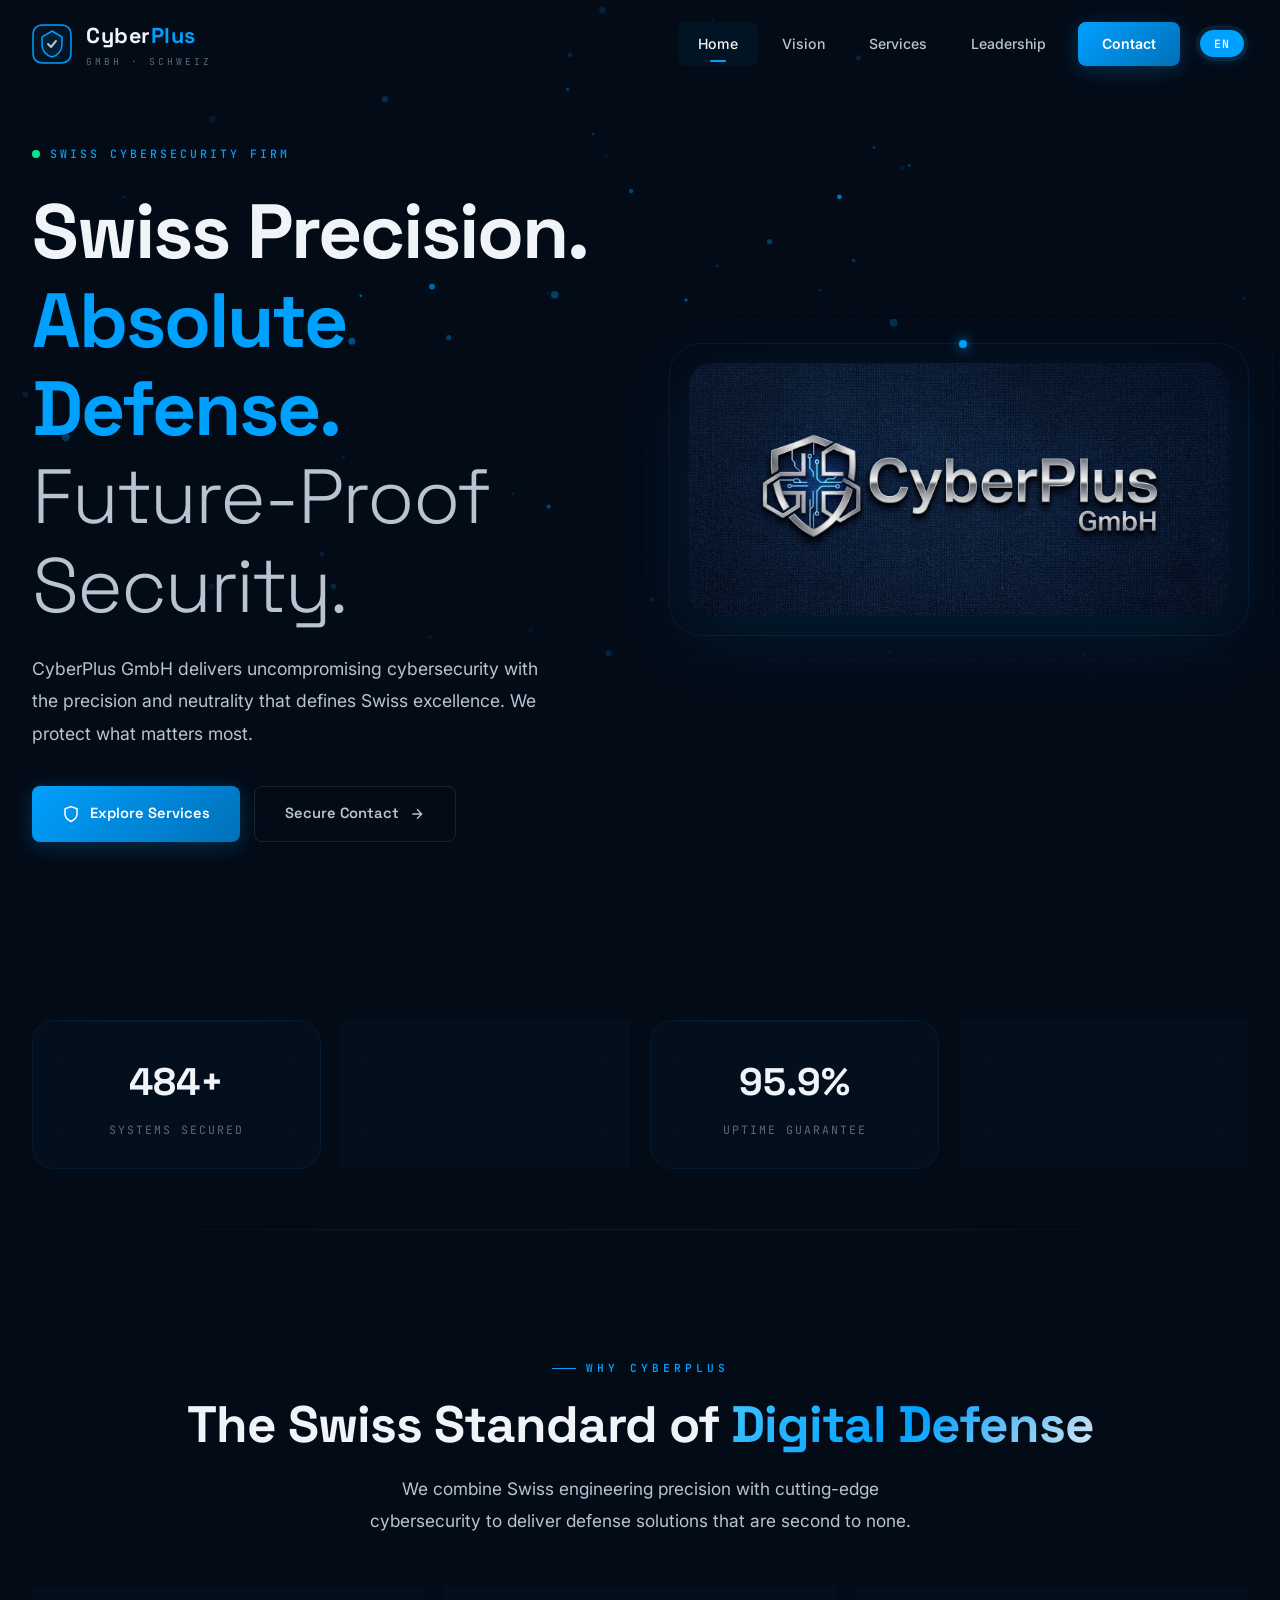
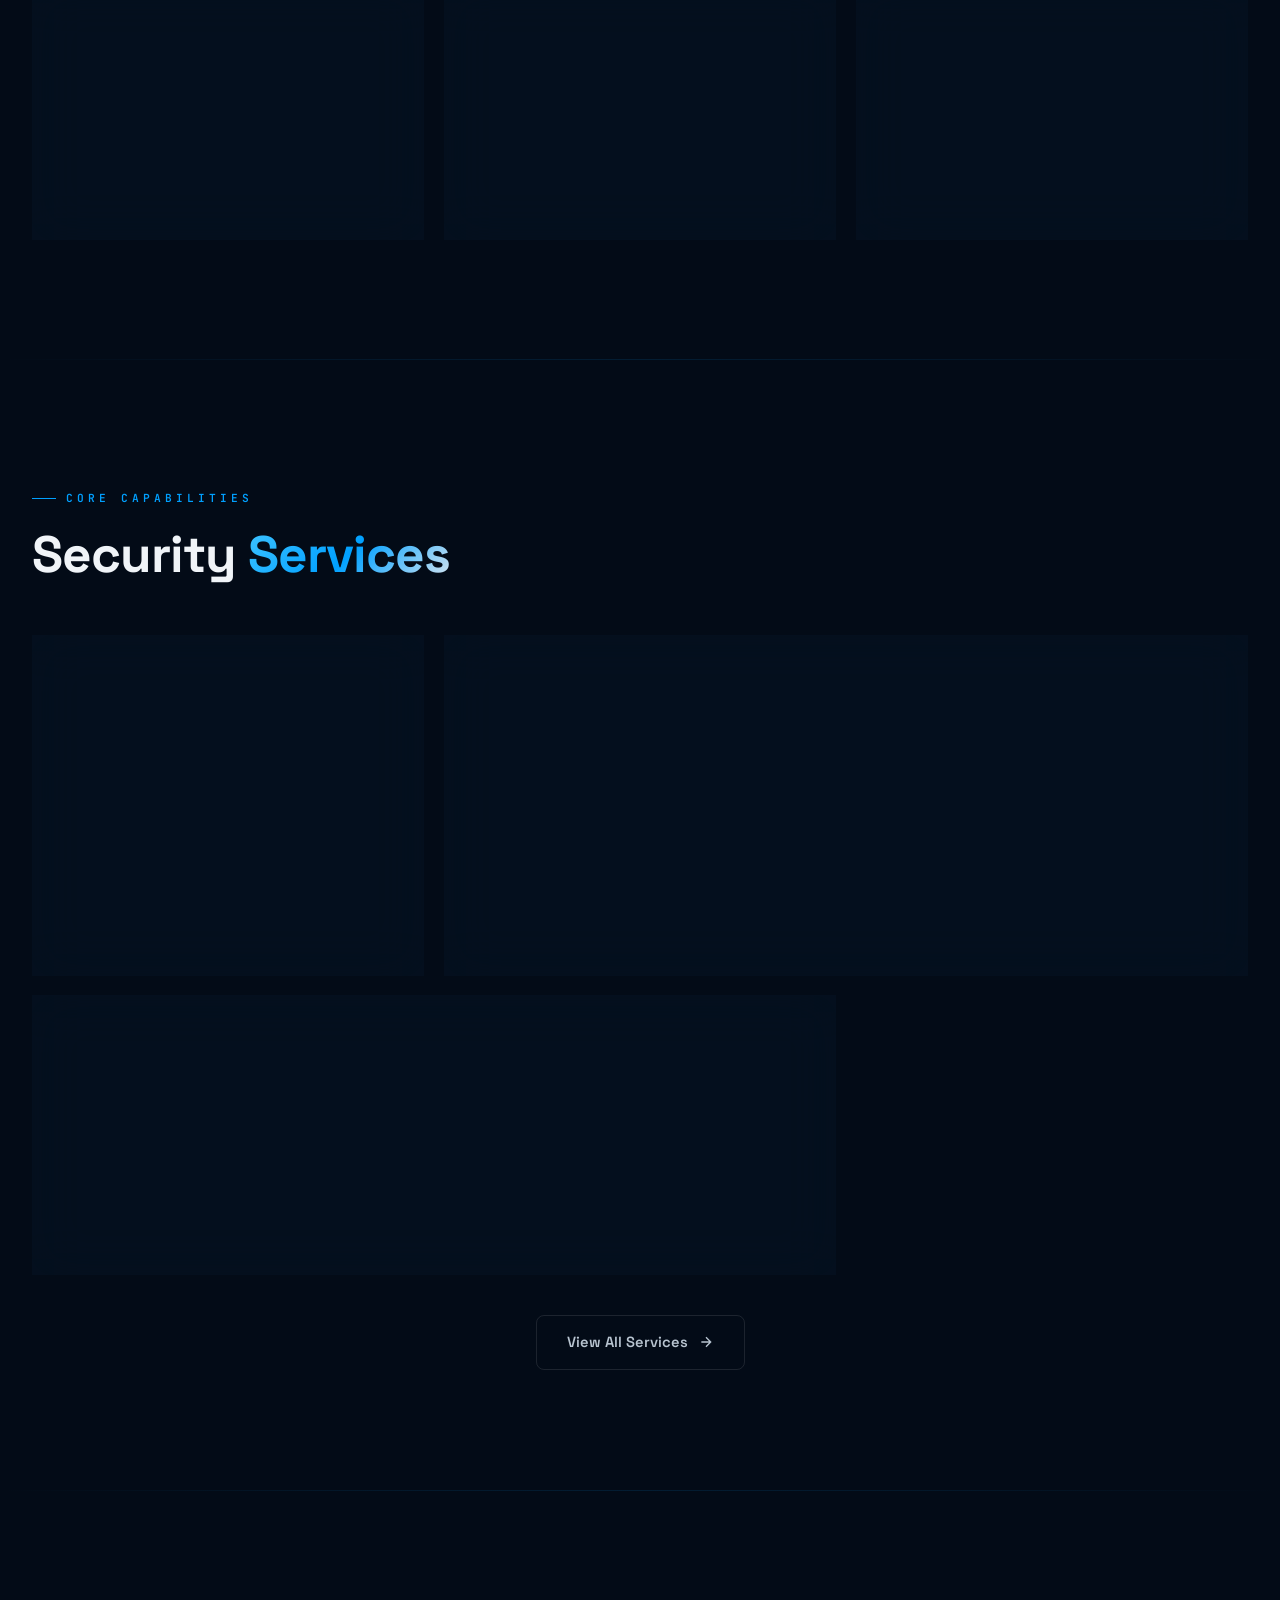
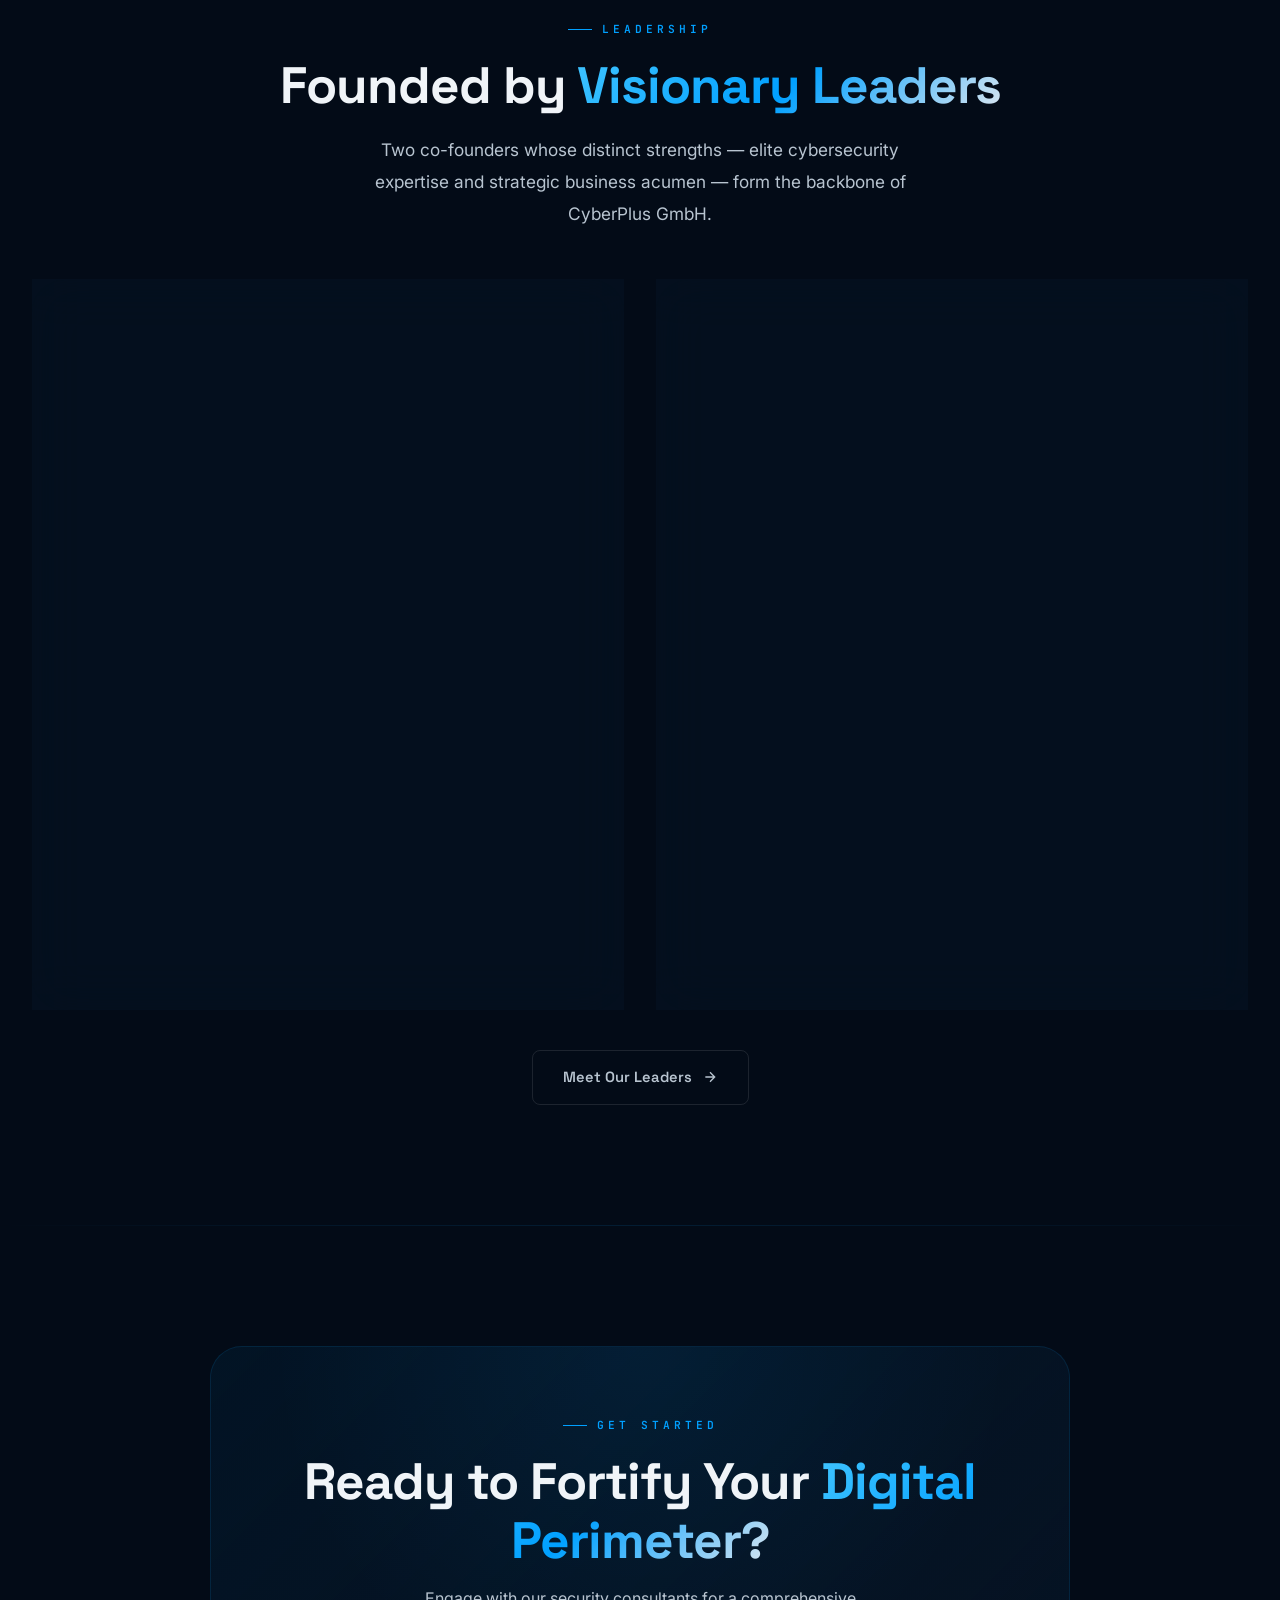
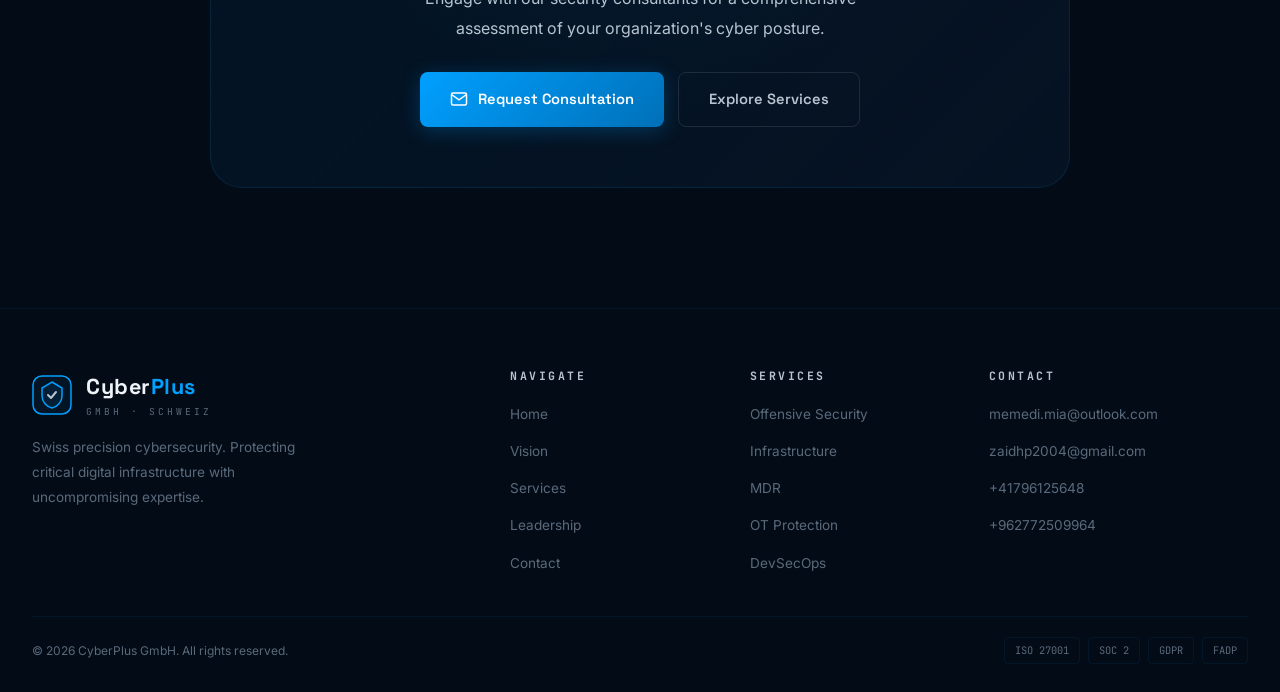
<file: index.html>
<!DOCTYPE html>
<html lang="en">
<head>
  <meta charset="UTF-8">
  <meta name="viewport" content="width=device-width, initial-scale=1.0">
  <meta name="description" content="CyberPlus GmbH — Swiss Precision Cybersecurity. Elite digital defense, offensive security, and infrastructure protection. Founded by Zaid Almaiah & Mai Memedi.">
  <meta name="keywords" content="Cybersecurity Switzerland, CyberPlus GmbH, Zaid Almaiah, Mai Memedi, Offensive Security Zurich, Swiss Data Protection, Managed Detection and Response">
  <title>CyberPlus GmbH — Swiss Precision. Absolute Defense.</title>
  <link rel="stylesheet" href="css/styles.css">
</head>
<body>

  <!-- ═══ NAV ═══ -->
  <nav class="nav">
    <div class="nav-inner">
      <a href="index.html" class="nav-brand">
        <div class="nav-brand-icon">
          <svg viewBox="0 0 40 40" fill="none"><rect x="1" y="1" width="38" height="38" rx="9" stroke="#00A0FF" stroke-width="1.5" fill="rgba(0,160,255,0.06)"/><path d="M20 7L30 13V21C30 27 25.5 31.5 20 33C14.5 31.5 10 27 10 21V13L20 7Z" stroke="#00A0FF" stroke-width="1.5" fill="rgba(0,160,255,0.08)"/><path d="M16 20L19 23L24 17" stroke="#B8C4D0" stroke-width="2" stroke-linecap="round" stroke-linejoin="round"/></svg>
        </div>
        <div><div class="nav-brand-name">Cyber<em>Plus</em></div><span class="nav-brand-sub">GmbH · Schweiz</span></div>
      </a>
      <ul class="nav-menu">
        <li><a href="index.html" class="active" data-lang="en">Home</a><a href="index.html" class="active" data-lang="de">Startseite</a></li>
        <li><a href="pages/vision.html" data-lang="en">Vision</a><a href="pages/vision.html" data-lang="de">Vision</a></li>
        <li><a href="pages/services.html" data-lang="en">Services</a><a href="pages/services.html" data-lang="de">Leistungen</a></li>
        <li><a href="pages/leadership.html" data-lang="en">Leadership</a><a href="pages/leadership.html" data-lang="de">Führung</a></li>
        <li><a href="pages/contact.html" class="nav-cta-btn" data-lang="en">Contact</a><a href="pages/contact.html" class="nav-cta-btn" data-lang="de">Kontakt</a></li>
        <li>
          <div class="lang-switch">
            <button class="lang-btn active" data-lang="en">EN</button>
            <button class="lang-btn" data-lang="de">DE</button>
          </div>
        </li>
      </ul>
      <button class="nav-hamburger" aria-label="Menu"><span></span><span></span><span></span></button>
    </div>
  </nav>
  <div class="nav-overlay"></div>

  <!-- ═══ HERO ═══ -->
  <section class="hero">
    <div class="hero-canvas"><canvas id="hero-3d"></canvas></div>
    <div class="hero-gradient"></div>
    <div class="hero-inner">
      <div class="hero-text">
        <div class="hero-eyebrow">
          <span class="hero-eyebrow-pulse"></span>
          <span data-lang="en">Swiss Cybersecurity Firm</span>
          <span data-lang="de">Schweizer Cybersicherheits-Firma</span>
        </div>
        <h1 data-lang="en">Swiss Precision.<br><span class="accent">Absolute Defense.</span><br><span class="thin">Future-Proof Security.</span></h1>
        <h1 data-lang="de">Schweizer Präzision.<br><span class="accent">Absolute Verteidigung.</span><br><span class="thin">Zukunftssichere Sicherheit.</span></h1>
        <p class="hero-desc" data-lang="en">CyberPlus GmbH delivers uncompromising cybersecurity with the precision and neutrality that defines Swiss excellence. We protect what matters most.</p>
        <p class="hero-desc" data-lang="de">CyberPlus GmbH bietet kompromisslose Cybersicherheit mit der Präzision und Neutralität, die Schweizer Exzellenz ausmacht. Wir schützen, was am wichtigsten ist.</p>
        <div class="hero-actions">
          <a href="pages/services.html" class="btn btn-primary">
            <svg width="18" height="18" viewBox="0 0 24 24" fill="none" stroke="currentColor" stroke-width="2"><path d="M12 22s8-4 8-10V5l-8-3-8 3v7c0 6 8 10 8 10z"/></svg>
            <span data-lang="en">Explore Services</span><span data-lang="de">Leistungen entdecken</span>
          </a>
          <a href="pages/contact.html" class="btn btn-ghost">
            <span data-lang="en">Secure Contact</span><span data-lang="de">Sicherer Kontakt</span>
            <svg width="16" height="16" viewBox="0 0 24 24" fill="none" stroke="currentColor" stroke-width="2"><path d="M5 12h14M12 5l7 7-7 7"/></svg>
          </a>
        </div>
      </div>
      <div class="hero-visual">
        <div class="hero-banner-wrap">
          <img src="assets/cyberplus-banner.jpg" alt="CyberPlus GmbH — Official Swiss Cybersecurity Firm Banner">
          <div class="hero-banner-ring"></div>
          <div class="hero-banner-ring-2"></div>
        </div>
      </div>
    </div>
  </section>

  <!-- ═══ STATS ═══ -->
  <section class="section" style="padding-top: 60px; padding-bottom: 60px;">
    <div class="container">
      <div class="stats-row stagger">
        <div class="stat-item glass">
          <div class="stat-val" data-count="500" data-suffix="+">0</div>
          <div class="stat-label" data-lang="en">Systems Secured</div>
          <div class="stat-label" data-lang="de">Systeme gesichert</div>
        </div>
        <div class="stat-item glass">
          <div class="stat-val" data-count="24" data-suffix="/7">0</div>
          <div class="stat-label" data-lang="en">Threat Monitoring</div>
          <div class="stat-label" data-lang="de">Bedrohungsüberwachung</div>
        </div>
        <div class="stat-item glass">
          <div class="stat-val" data-count="99" data-suffix=".9%">0</div>
          <div class="stat-label" data-lang="en">Uptime Guarantee</div>
          <div class="stat-label" data-lang="de">Verfügbarkeitsgarantie</div>
        </div>
        <div class="stat-item glass">
          <div class="stat-val">🇨🇭</div>
          <div class="stat-label" data-lang="en">Swiss Based</div>
          <div class="stat-label" data-lang="de">Sitz in der Schweiz</div>
        </div>
      </div>
    </div>
  </section>

  <div class="divider"></div>

  <!-- ═══ WHY CYBERPLUS ═══ -->
  <section class="section">
    <div class="container text-center">
      <div class="reveal">
        <div class="section-tag" data-lang="en">Why CyberPlus</div>
        <div class="section-tag" data-lang="de">Warum CyberPlus</div>
        <h2 class="section-headline" data-lang="en">The Swiss Standard of <span class="grad">Digital Defense</span></h2>
        <h2 class="section-headline" data-lang="de">Der Schweizer Standard der <span class="grad">Digitalen Verteidigung</span></h2>
        <p class="section-sub" data-lang="en">We combine Swiss engineering precision with cutting-edge cybersecurity to deliver defense solutions that are second to none.</p>
        <p class="section-sub" data-lang="de">Wir verbinden Schweizer Ingenieurspräzision mit modernster Cybersicherheit für Verteidigungslösungen auf höchstem Niveau.</p>
      </div>
      <div class="pillars-row stagger">
        <div class="pillar glass tilt-card">
          <div class="pillar-idx">01</div>
          <h3 data-lang="en">Proactive Resilience</h3><h3 data-lang="de">Proaktive Resilienz</h3>
          <p data-lang="en">We anticipate threats and simulate real-world attack scenarios before adversaries can strike.</p>
          <p data-lang="de">Wir antizipieren Bedrohungen und simulieren reale Angriffsszenarien, bevor Angreifer zuschlagen können.</p>
        </div>
        <div class="pillar glass tilt-card">
          <div class="pillar-idx">02</div>
          <h3 data-lang="en">Zero-Trust Architecture</h3><h3 data-lang="de">Zero-Trust-Architektur</h3>
          <p data-lang="en">Every access point, user, and device is verified. Trust is earned, never assumed.</p>
          <p data-lang="de">Jeder Zugangspunkt, Benutzer und jedes Gerät wird verifiziert. Vertrauen wird verdient, nie vorausgesetzt.</p>
        </div>
        <div class="pillar glass tilt-card">
          <div class="pillar-idx">03</div>
          <h3 data-lang="en">Swiss Privacy</h3><h3 data-lang="de">Schweizer Datenschutz</h3>
          <p data-lang="en">Operating under Switzerland's world-renowned data protection framework — the most stringent privacy jurisdiction.</p>
          <p data-lang="de">Wir operieren unter dem weltweit anerkannten Schweizer Datenschutzrahmen — der strengsten Datenschutzgerichtsbarkeit.</p>
        </div>
      </div>
    </div>
  </section>

  <div class="divider"></div>

  <!-- ═══ SERVICES PREVIEW ═══ -->
  <section class="section">
    <div class="container">
      <div class="reveal">
        <div class="section-tag" data-lang="en">Core Capabilities</div>
        <div class="section-tag" data-lang="de">Kernkompetenzen</div>
        <h2 class="section-headline" data-lang="en">Security <span class="grad">Services</span></h2>
        <h2 class="section-headline" data-lang="de">Sicherheits<span class="grad">leistungen</span></h2>
      </div>
      <div class="services-bento stagger">
        <div class="svc glass tilt-card">
          <span class="svc-num">001</span>
          <div class="svc-icon"><svg viewBox="0 0 24 24"><path d="M12 22s8-4 8-10V5l-8-3-8 3v7c0 6 8 10 8 10z"/><path d="M12 8v4M12 16h.01"/></svg></div>
          <h3 data-lang="en">Offensive Security &amp; Red Teaming</h3><h3 data-lang="de">Offensive Sicherheit &amp; Red Teaming</h3>
          <p data-lang="en">Advanced penetration testing across web, mobile, and network environments simulating real adversary techniques.</p>
          <p data-lang="de">Fortgeschrittene Penetrationstests in Web-, Mobil- und Netzwerkumgebungen mit Simulation realer Angriffstechniken.</p>
          <div class="svc-chips"><span class="svc-chip">Pen Testing</span><span class="svc-chip">Red Team</span><span class="svc-chip">Vuln Assessment</span></div>
        </div>
        <div class="svc glass tilt-card">
          <span class="svc-num">002</span>
          <div class="svc-icon"><svg viewBox="0 0 24 24"><rect x="2" y="2" width="20" height="8" rx="2"/><rect x="2" y="14" width="20" height="8" rx="2"/><circle cx="6" cy="6" r="1"/><circle cx="6" cy="18" r="1"/></svg></div>
          <h3 data-lang="en">Secure Infrastructure Engineering</h3><h3 data-lang="de">Sichere Infrastruktur-Entwicklung</h3>
          <p data-lang="en">Enterprise-grade network architecture with resilient design, hardened configurations, and industry-standard troubleshooting.</p>
          <p data-lang="de">Unternehmensnetzwerkarchitektur mit widerstandsfähigem Design, gehärteten Konfigurationen und branchenüblicher Fehlerbehebung.</p>
          <div class="svc-chips"><span class="svc-chip">Network Design</span><span class="svc-chip">Hardening</span><span class="svc-chip">Zero-Trust</span></div>
        </div>
        <div class="svc glass tilt-card">
          <span class="svc-num">003</span>
          <div class="svc-icon"><svg viewBox="0 0 24 24"><circle cx="12" cy="12" r="10"/><polyline points="12 6 12 12 16 14"/></svg></div>
          <h3 data-lang="en">Managed Detection &amp; Response</h3><h3 data-lang="de">Managed Detection &amp; Response</h3>
          <p data-lang="en">24/7 SIEM monitoring, real-time threat detection, and rapid incident response to neutralize threats at inception.</p>
          <p data-lang="de">24/7 SIEM-Überwachung, Echtzeit-Bedrohungserkennung und schnelle Reaktion auf Vorfälle zur Neutralisierung bei Entstehung.</p>
          <div class="svc-chips"><span class="svc-chip">24/7 SIEM</span><span class="svc-chip">Threat Intel</span><span class="svc-chip">IR</span></div>
        </div>
      </div>
      <div class="text-center reveal" style="margin-top: 40px;">
        <a href="pages/services.html" class="btn btn-ghost">
          <span data-lang="en">View All Services</span><span data-lang="de">Alle Leistungen anzeigen</span>
          <svg width="16" height="16" viewBox="0 0 24 24" fill="none" stroke="currentColor" stroke-width="2"><path d="M5 12h14M12 5l7 7-7 7"/></svg>
        </a>
      </div>
    </div>
  </section>

  <div class="divider"></div>

  <!-- ═══ LEADERSHIP PREVIEW ═══ -->
  <section class="section">
    <div class="container text-center">
      <div class="reveal">
        <div class="section-tag" data-lang="en">Leadership</div><div class="section-tag" data-lang="de">Führung</div>
        <h2 class="section-headline" data-lang="en">Founded by <span class="grad">Visionary Leaders</span></h2>
        <h2 class="section-headline" data-lang="de">Gegründet von <span class="grad">visionären Führungspersönlichkeiten</span></h2>
        <p class="section-sub" data-lang="en">Two co-founders whose distinct strengths — elite cybersecurity expertise and strategic business acumen — form the backbone of CyberPlus GmbH.</p>
        <p class="section-sub" data-lang="de">Zwei Mitgründer, deren unterschiedliche Stärken — Elite-Cybersicherheits-Expertise und strategischer Geschäftssinn — das Rückgrat der CyberPlus GmbH bilden.</p>
      </div>
      <div class="leaders-wrap stagger">
        <div class="leader glass">
          <div class="leader-img-wrap">
            <img src="assets/zaid-almaiah-ceo.jpg" alt="Zaid Almaiah — CEO of CyberPlus GmbH, cybersecurity expert">
            <div class="leader-img-overlay"></div>
          </div>
          <div class="leader-body">
            <div class="leader-tag">Co-Founder &amp; CEO</div>
            <h3 class="leader-name">Eng. Zaid Almaiah</h3>
            <p class="leader-desc" data-lang="en">The cybersecurity mind behind CyberPlus. Zaid leads all technical operations — offensive security, red teaming, and threat intelligence — ensuring every solution meets Swiss-grade defense standards.</p>
            <p class="leader-desc" data-lang="de">Der Cybersicherheits-Kopf hinter CyberPlus. Zaid leitet alle technischen Operationen — offensive Sicherheit, Red Teaming und Threat Intelligence — und stellt sicher, dass jede Lösung Schweizer Verteidigungsstandards erfüllt.</p>
            <div class="leader-chips">
              <span class="leader-chip">Offensive Security</span>
              <span class="leader-chip">Red Teaming</span>
              <span class="leader-chip">Threat Intelligence</span>
            </div>
          </div>
        </div>
        <div class="leader glass">
          <div class="leader-img-wrap">
            <img src="assets/mai-memedi-ceo.jpg" alt="Mai Memedi — CEO of CyberPlus GmbH, administration and SEO strategist">
            <div class="leader-img-overlay"></div>
          </div>
          <div class="leader-body">
            <div class="leader-tag">Co-Founder &amp; CEO</div>
            <h3 class="leader-name">Mrs. Mia Memedi</h3>
            <p class="leader-desc" data-lang="en">The administrative and digital growth strategist behind CyberPlus. Mai oversees all business administration, corporate operations, and SEO strategy — building the firm's brand visibility and ensuring operational excellence.</p>
            <p class="leader-desc" data-lang="de">Die administrative und digitale Wachstumsstrategin hinter CyberPlus. Mai überwacht die gesamte Geschäftsverwaltung, den Unternehmensbetrieb und die SEO-Strategie — und sorgt für Markensichtbarkeit und operative Exzellenz.</p>
            <div class="leader-chips">
              <span class="leader-chip">Administration</span>
              <span class="leader-chip">SEO Strategy</span>
              <span class="leader-chip">Corporate Ops</span>
            </div>
          </div>
        </div>
      </div>
      <div class="reveal" style="margin-top: 40px;">
        <a href="pages/leadership.html" class="btn btn-ghost">
          <span data-lang="en">Meet Our Leaders</span><span data-lang="de">Unsere Führung kennenlernen</span>
          <svg width="16" height="16" viewBox="0 0 24 24" fill="none" stroke="currentColor" stroke-width="2"><path d="M5 12h14M12 5l7 7-7 7"/></svg>
        </a>
      </div>
    </div>
  </section>

  <div class="divider"></div>

  <!-- ═══ CTA ═══ -->
  <section class="section">
    <div class="container">
      <div class="cta-banner reveal-scale">
        <div class="section-tag" style="justify-content:center;" data-lang="en">Get Started</div>
        <div class="section-tag" style="justify-content:center;" data-lang="de">Loslegen</div>
        <h2 style="margin-bottom: 14px;" data-lang="en">Ready to Fortify Your <span class="grad">Digital Perimeter?</span></h2>
        <h2 style="margin-bottom: 14px;" data-lang="de">Bereit, Ihren <span class="grad">digitalen Perimeter</span> zu stärken?</h2>
        <p style="max-width: 480px; margin: 0 auto 28px;" data-lang="en">Engage with our security consultants for a comprehensive assessment of your organization's cyber posture.</p>
        <p style="max-width: 480px; margin: 0 auto 28px;" data-lang="de">Sprechen Sie mit unseren Sicherheitsberatern für eine umfassende Bewertung der Cyber-Lage Ihrer Organisation.</p>
        <div style="display:flex; gap:14px; justify-content:center; flex-wrap:wrap;">
          <a href="pages/contact.html" class="btn btn-primary">
            <svg width="18" height="18" viewBox="0 0 24 24" fill="none" stroke="currentColor" stroke-width="2"><path d="M4 4h16c1.1 0 2 .9 2 2v12c0 1.1-.9 2-2 2H4c-1.1 0-2-.9-2-2V6c0-1.1.9-2 2-2z"/><polyline points="22,6 12,13 2,6"/></svg>
            <span data-lang="en">Request Consultation</span><span data-lang="de">Beratung anfragen</span>
          </a>
          <a href="pages/services.html" class="btn btn-ghost"><span data-lang="en">Explore Services</span><span data-lang="de">Leistungen entdecken</span></a>
        </div>
      </div>
    </div>
  </section>

  <!-- ═══ FOOTER ═══ -->
  <footer class="footer">
    <div class="container">
      <div class="footer-grid">
        <div class="footer-brand">
          <a href="index.html" class="nav-brand" style="margin-bottom: 8px;">
            <div class="nav-brand-icon"><svg viewBox="0 0 40 40" fill="none"><rect x="1" y="1" width="38" height="38" rx="9" stroke="#00A0FF" stroke-width="1.5" fill="rgba(0,160,255,0.06)"/><path d="M20 7L30 13V21C30 27 25.5 31.5 20 33C14.5 31.5 10 27 10 21V13L20 7Z" stroke="#00A0FF" stroke-width="1.5" fill="rgba(0,160,255,0.08)"/><path d="M16 20L19 23L24 17" stroke="#B8C4D0" stroke-width="2" stroke-linecap="round" stroke-linejoin="round"/></svg></div>
            <div><div class="nav-brand-name">Cyber<em>Plus</em></div><span class="nav-brand-sub">GmbH · Schweiz</span></div>
          </a>
          <p data-lang="en">Swiss precision cybersecurity. Protecting critical digital infrastructure with uncompromising expertise.</p>
          <p data-lang="de">Schweizer Präzisions-Cybersicherheit. Schutz kritischer digitaler Infrastruktur mit kompromissloser Expertise.</p>
        </div>
        <div>
          <h4 data-lang="en">Navigate</h4><h4 data-lang="de">Navigation</h4>
          <ul class="footer-links">
            <li><a href="index.html" data-lang="en">Home</a><a href="index.html" data-lang="de">Startseite</a></li>
            <li><a href="pages/vision.html">Vision</a></li>
            <li><a href="pages/services.html" data-lang="en">Services</a><a href="pages/services.html" data-lang="de">Leistungen</a></li>
            <li><a href="pages/leadership.html" data-lang="en">Leadership</a><a href="pages/leadership.html" data-lang="de">Führung</a></li>
            <li><a href="pages/contact.html" data-lang="en">Contact</a><a href="pages/contact.html" data-lang="de">Kontakt</a></li>
          </ul>
        </div>
        <div>
          <h4 data-lang="en">Services</h4><h4 data-lang="de">Leistungen</h4>
          <ul class="footer-links">
            <li><a href="pages/services.html">Offensive Security</a></li>
            <li><a href="pages/services.html">Infrastructure</a></li>
            <li><a href="pages/services.html">MDR</a></li>
            <li><a href="pages/services.html">OT Protection</a></li>
            <li><a href="pages/services.html">DevSecOps</a></li>
          </ul>
        </div>
        <div>
          <h4 data-lang="en">Contact</h4><h4 data-lang="de">Kontakt</h4>
          <ul class="footer-links">
            <li><a href="memedi.mia@outlook.com">memedi.mia@outlook.com</a></li>
            <li><a href="mailto:zaidhp2004@gmail.com">zaidhp2004@gmail.com</a></li>
            <li><a href="tel:+41796125648">+41796125648</a></li>
            <li><a href="tel:+962772509964">+962772509964</a></li>
          </ul>
        </div>
      </div>
      <div class="footer-bottom">
        <p>&copy; 2026 CyberPlus GmbH. All rights reserved.</p>
        <div class="footer-badges"><span class="footer-badge">ISO 27001</span><span class="footer-badge">SOC 2</span><span class="footer-badge">GDPR</span><span class="footer-badge">FADP</span></div>
      </div>
    </div>
  </footer>

  <script src="js/main.js"></script>
</body>
</html>
</file>
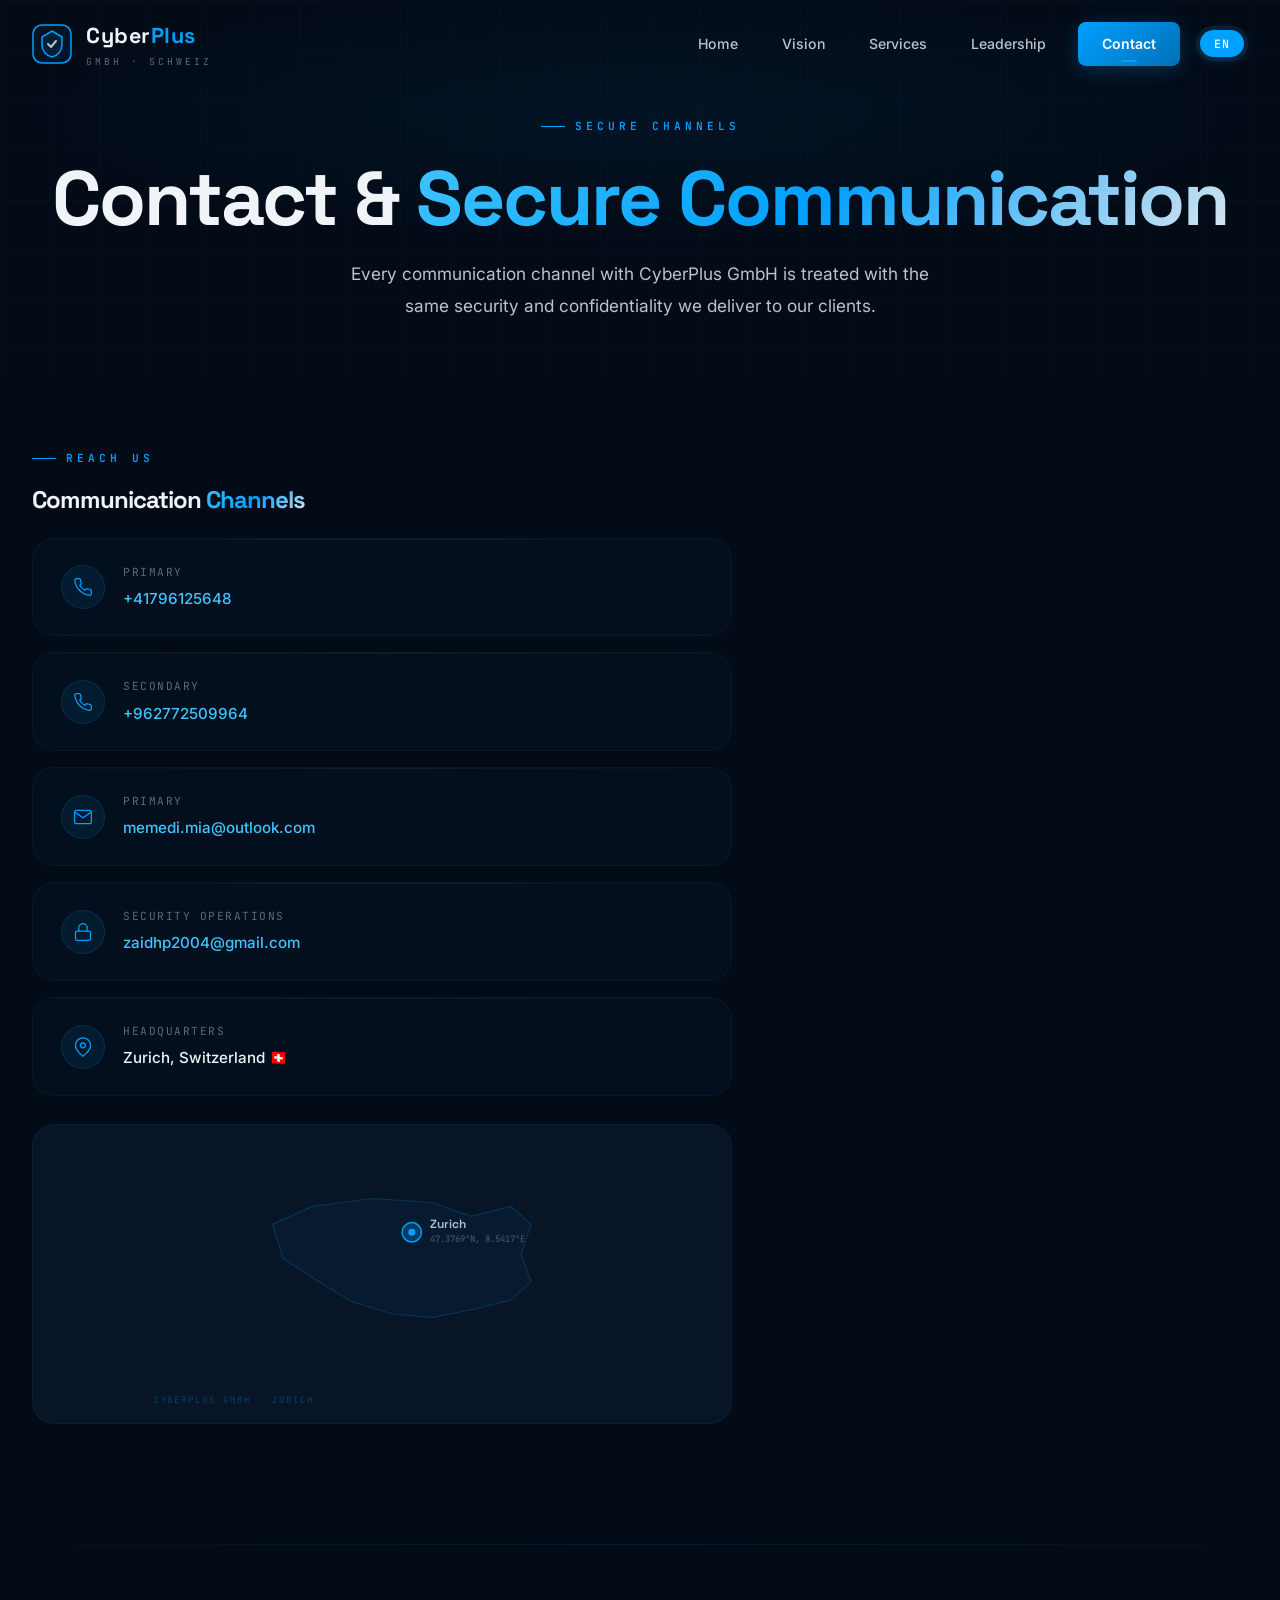
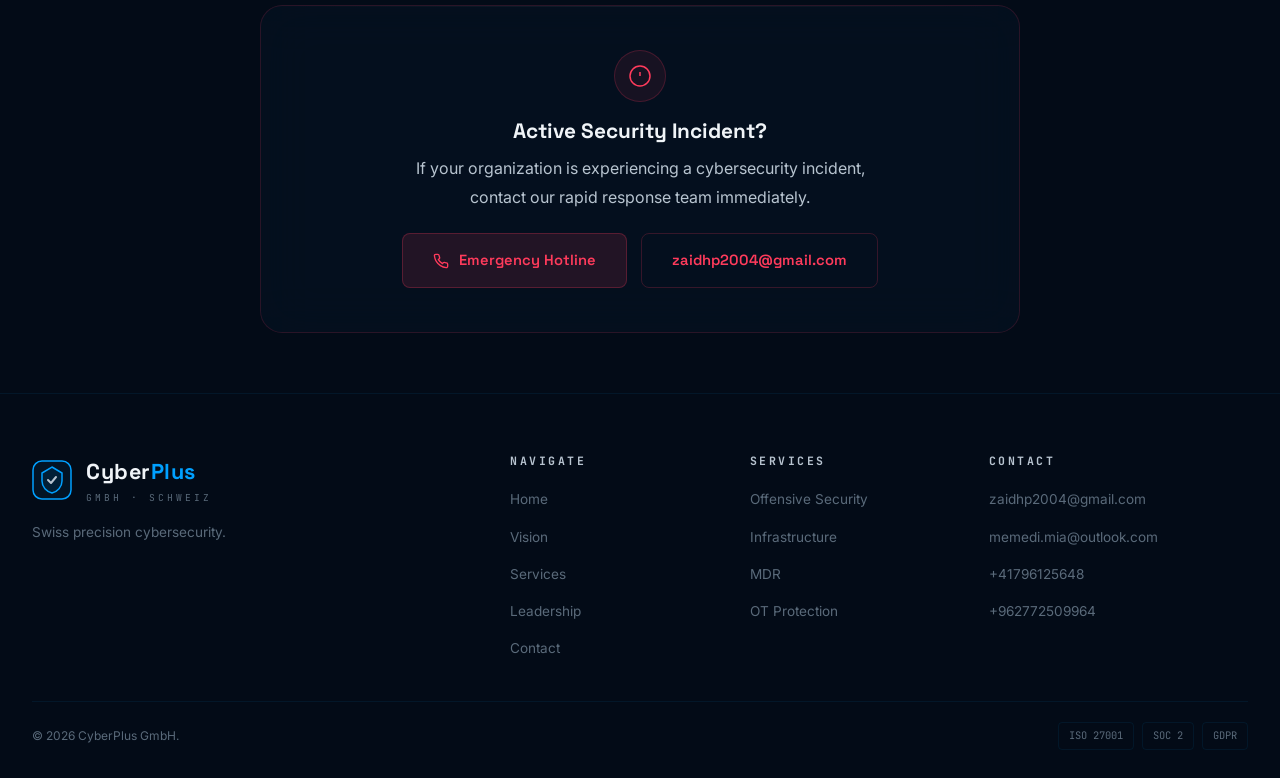
<file: pages/contact.html>
<!DOCTYPE html>
<html lang="en">
<head>
  <meta charset="UTF-8">
  <meta name="viewport" content="width=device-width, initial-scale=1.0">
  <meta name="description" content="Contact CyberPlus GmbH — Secure communication channels for cybersecurity consultations. Zurich, Switzerland headquarters.">
  <meta name="keywords" content="Contact CyberPlus, Cybersecurity Consultation Switzerland, Zurich Security Firm">
  <title>Contact & Secure Communication — CyberPlus GmbH</title>
  <link rel="stylesheet" href="../css/styles.css">
</head>
<body>
  <nav class="nav"><div class="nav-inner">
    <a href="../index.html" class="nav-brand"><div class="nav-brand-icon"><svg viewBox="0 0 40 40" fill="none"><rect x="1" y="1" width="38" height="38" rx="9" stroke="#00A0FF" stroke-width="1.5" fill="rgba(0,160,255,0.06)"/><path d="M20 7L30 13V21C30 27 25.5 31.5 20 33C14.5 31.5 10 27 10 21V13L20 7Z" stroke="#00A0FF" stroke-width="1.5" fill="rgba(0,160,255,0.08)"/><path d="M16 20L19 23L24 17" stroke="#B8C4D0" stroke-width="2" stroke-linecap="round" stroke-linejoin="round"/></svg></div><div><div class="nav-brand-name">Cyber<em>Plus</em></div><span class="nav-brand-sub">GmbH · Schweiz</span></div></a>
    <ul class="nav-menu">
      <li><a href="../index.html" data-lang="en">Home</a><a href="../index.html" data-lang="de">Startseite</a></li>
      <li><a href="vision.html">Vision</a></li>
      <li><a href="services.html" data-lang="en">Services</a><a href="services.html" data-lang="de">Leistungen</a></li>
      <li><a href="leadership.html" data-lang="en">Leadership</a><a href="leadership.html" data-lang="de">Führung</a></li>
      <li><a href="contact.html" class="nav-cta-btn active" data-lang="en">Contact</a><a href="contact.html" class="nav-cta-btn active" data-lang="de">Kontakt</a></li>
      <li><div class="lang-switch"><button class="lang-btn active" data-lang="en">EN</button><button class="lang-btn" data-lang="de">DE</button></div></li>
    </ul>
    <button class="nav-hamburger" aria-label="Menu"><span></span><span></span><span></span></button>
  </div></nav>
  <div class="nav-overlay"></div>

  <header class="page-hero">
    <div class="page-hero-bg"></div><div class="page-hero-grid"></div>
    <div class="container" style="position:relative;z-index:2;">
      <div class="section-tag reveal" style="justify-content:center;" data-lang="en">Secure Channels</div>
      <div class="section-tag reveal" style="justify-content:center;" data-lang="de">Sichere Kanäle</div>
      <h1 class="reveal" data-lang="en">Contact &amp; <span class="grad">Secure Communication</span></h1>
      <h1 class="reveal" data-lang="de">Kontakt &amp; <span class="grad">Sichere Kommunikation</span></h1>
      <p class="reveal" data-lang="en">Every communication channel with CyberPlus GmbH is treated with the same security and confidentiality we deliver to our clients.</p>
      <p class="reveal" data-lang="de">Jeder Kommunikationskanal mit CyberPlus GmbH wird mit der gleichen Sicherheit und Vertraulichkeit behandelt, die wir unseren Kunden bieten.</p>
    </div>
  </header>

  <section class="section" style="padding-top:60px;">
    <div class="container">
      <div class="reveal">
        <div class="section-tag" data-lang="en">Reach Us</div><div class="section-tag" data-lang="de">Erreichen Sie uns</div>
        <h2 style="font-size:1.5rem;margin-bottom:24px;" data-lang="en">Communication <span class="grad">Channels</span></h2>
        <h2 style="font-size:1.5rem;margin-bottom:24px;" data-lang="de">Kommunikations<span class="grad">kanäle</span></h2>
      </div>

      <div class="contact-channels stagger" style="max-width:700px;">
        <div class="contact-ch glass">
          <div class="contact-ch-icon"><svg viewBox="0 0 24 24"><path d="M22 16.92v3a2 2 0 0 1-2.18 2 19.79 19.79 0 0 1-8.63-3.07 19.5 19.5 0 0 1-6-6 19.79 19.79 0 0 1-3.07-8.67A2 2 0 0 1 4.11 2h3a2 2 0 0 1 2 1.72c.13.81.36 1.54.7 2.81a2 2 0 0 1-.45 2.11L8.09 9.91a16 16 0 0 0 6 6l1.27-1.27a2 2 0 0 1 2.11-.45c1.27.34 2 .57 2.81.7A2 2 0 0 1 22 16.92z"/></svg></div>
          <div><div class="contact-ch-label">Primary</div><div class="contact-ch-value"><a href="tel:+41796125648">+41796125648</a></div></div>
        </div>
        <div class="contact-ch glass">
          <div class="contact-ch-icon"><svg viewBox="0 0 24 24"><path d="M22 16.92v3a2 2 0 0 1-2.18 2 19.79 19.79 0 0 1-8.63-3.07 19.5 19.5 0 0 1-6-6 19.79 19.79 0 0 1-3.07-8.67A2 2 0 0 1 4.11 2h3a2 2 0 0 1 2 1.72c.13.81.36 1.54.7 2.81a2 2 0 0 1-.45 2.11L8.09 9.91a16 16 0 0 0 6 6l1.27-1.27a2 2 0 0 1 2.11-.45c1.27.34 2 .57 2.81.7A2 2 0 0 1 22 16.92z"/></svg></div>
          <div><div class="contact-ch-label">Secondary</div><div class="contact-ch-value"><a href="tel:+962772509964">+962772509964</a></div></div>
        </div>
        <div class="contact-ch glass">
          <div class="contact-ch-icon"><svg viewBox="0 0 24 24"><path d="M4 4h16c1.1 0 2 .9 2 2v12c0 1.1-.9 2-2 2H4c-1.1 0-2-.9-2-2V6c0-1.1.9-2 2-2z"/><polyline points="22,6 12,13 2,6"/></svg></div>
          <div><div class="contact-ch-label" data-lang="en">Primary</div><div class="contact-ch-label" data-lang="de">Allgemeine Anfragen</div><div class="contact-ch-value"><a href="mailto:memedi.mia@outlook.com">memedi.mia@outlook.com</a></div></div>
        </div>
        <div class="contact-ch glass">
          <div class="contact-ch-icon"><svg viewBox="0 0 24 24"><rect x="3" y="11" width="18" height="11" rx="2" ry="2"/><path d="M7 11V7a5 5 0 0 1 10 0v4"/></svg></div>
          <div><div class="contact-ch-label" data-lang="en">Security Operations</div><div class="contact-ch-label" data-lang="de">Sicherheitsbetrieb</div><div class="contact-ch-value"><a href="mailto:zaidhp2004@gmail.com">zaidhp2004@gmail.com</a></div></div>
        </div>
        <div class="contact-ch glass">
          <div class="contact-ch-icon"><svg viewBox="0 0 24 24"><path d="M21 10c0 7-9 13-9 13s-9-6-9-13a9 9 0 0 1 18 0z"/><circle cx="12" cy="10" r="3"/></svg></div>
          <div><div class="contact-ch-label" data-lang="en">Headquarters</div><div class="contact-ch-label" data-lang="de">Hauptsitz</div><div class="contact-ch-value">Zurich, Switzerland 🇨🇭</div></div>
        </div>
      </div>

      <!-- Swiss Map -->
      <div class="map-wrap reveal" style="max-width:700px;margin-top:28px;">
        <svg viewBox="0 0 500 300" fill="none" style="width:100%;height:100%;">
          <defs><pattern id="g" width="25" height="25" patternUnits="userSpaceOnUse"><path d="M 25 0 L 0 0 0 25" fill="none" stroke="rgba(0,160,255,0.04)" stroke-width="0.5"/></pattern></defs>
          <rect width="500" height="300" fill="url(#g)"/>
          <path d="M140 100 L180 82 L240 74 L300 78 L340 92 L380 82 L400 100 L390 130 L400 158 L380 176 L340 186 L300 194 L260 190 L220 178 L190 160 L150 134 L140 100Z" fill="rgba(0,160,255,0.04)" stroke="rgba(0,160,255,0.2)" stroke-width="1.2"/>
          <circle cx="280" cy="108" r="7" fill="rgba(0,160,255,0.25)" stroke="#00A0FF" stroke-width="1.5"><animate attributeName="r" values="7;11;7" dur="2s" repeatCount="indefinite"/></circle>
          <circle cx="280" cy="108" r="3.5" fill="#00A0FF"/>
          <text x="298" y="104" fill="#B8C4D0" font-size="12" font-family="Space Grotesk,sans-serif" font-weight="600">Zurich</text>
          <text x="298" y="118" fill="rgba(184,196,208,0.4)" font-size="9" font-family="JetBrains Mono,monospace">47.3769°N, 8.5417°E</text>
          <text x="20" y="280" fill="rgba(0,160,255,0.3)" font-size="9" font-family="JetBrains Mono,monospace" letter-spacing="2">CYBERPLUS GMBH · ZURICH</text>
        </svg>
      </div>
    </div>
  </section>

  <div class="divider"></div>

  <!-- Emergency -->
  <section class="section" style="padding:60px 0;">
    <div class="container">
      <div class="emergency-card glass reveal-scale">
        <div class="emergency-icon"><svg viewBox="0 0 24 24"><circle cx="12" cy="12" r="10"/><line x1="12" y1="8" x2="12" y2="12"/><line x1="12" y1="16" x2="12.01" y2="16"/></svg></div>
        <h3 style="font-size:1.3rem;margin-bottom:10px;" data-lang="en">Active Security Incident?</h3>
        <h3 style="font-size:1.3rem;margin-bottom:10px;" data-lang="de">Aktiver Sicherheitsvorfall?</h3>
        <p style="max-width:480px;margin:0 auto 20px;" data-lang="en">If your organization is experiencing a cybersecurity incident, contact our rapid response team immediately.</p>
        <p style="max-width:480px;margin:0 auto 20px;" data-lang="de">Wenn Ihre Organisation einen Cybersicherheitsvorfall erlebt, kontaktieren Sie sofort unser Rapid-Response-Team.</p>
        <div style="display:flex;gap:14px;justify-content:center;flex-wrap:wrap;">
          <a href="tel:+962772509964" class="btn" style="background:rgba(255,59,92,0.12);border:1px solid rgba(255,59,92,0.25);color:var(--red-alert);">
            <svg width="16" height="16" viewBox="0 0 24 24" fill="none" stroke="currentColor" stroke-width="2"><path d="M22 16.92v3a2 2 0 0 1-2.18 2 19.79 19.79 0 0 1-8.63-3.07 19.5 19.5 0 0 1-6-6 19.79 19.79 0 0 1-3.07-8.67A2 2 0 0 1 4.11 2h3a2 2 0 0 1 2 1.72c.13.81.36 1.54.7 2.81a2 2 0 0 1-.45 2.11L8.09 9.91a16 16 0 0 0 6 6l1.27-1.27a2 2 0 0 1 2.11-.45c1.27.34 2 .57 2.81.7A2 2 0 0 1 22 16.92z"/></svg>
            <span data-lang="en">Emergency Hotline</span><span data-lang="de">Notfall-Hotline</span>
          </a>
          <a href="mailto:zaidhp2004@gmail.com" class="btn btn-ghost" style="border-color:rgba(255,59,92,0.2);color:var(--red-alert);">zaidhp2004@gmail.com</a>
        </div>
      </div>
    </div>
  </section>

  <footer class="footer"><div class="container"><div class="footer-grid">
    <div class="footer-brand"><a href="../index.html" class="nav-brand" style="margin-bottom:8px;"><div class="nav-brand-icon"><svg viewBox="0 0 40 40" fill="none"><rect x="1" y="1" width="38" height="38" rx="9" stroke="#00A0FF" stroke-width="1.5" fill="rgba(0,160,255,0.06)"/><path d="M20 7L30 13V21C30 27 25.5 31.5 20 33C14.5 31.5 10 27 10 21V13L20 7Z" stroke="#00A0FF" stroke-width="1.5" fill="rgba(0,160,255,0.08)"/><path d="M16 20L19 23L24 17" stroke="#B8C4D0" stroke-width="2" stroke-linecap="round" stroke-linejoin="round"/></svg></div><div><div class="nav-brand-name">Cyber<em>Plus</em></div><span class="nav-brand-sub">GmbH · Schweiz</span></div></a><p>Swiss precision cybersecurity.</p></div>
    <div><h4>Navigate</h4><ul class="footer-links"><li><a href="../index.html">Home</a></li><li><a href="vision.html">Vision</a></li><li><a href="services.html">Services</a></li><li><a href="leadership.html">Leadership</a></li><li><a href="contact.html">Contact</a></li></ul></div>
    <div><h4>Services</h4><ul class="footer-links"><li><a href="services.html">Offensive Security</a></li><li><a href="services.html">Infrastructure</a></li><li><a href="services.html">MDR</a></li><li><a href="services.html">OT Protection</a></li></ul></div>
    <div><h4>Contact</h4><ul class="footer-links"><li><a href="mailto:zaidhp2004@gmail.com">zaidhp2004@gmail.com</a></li><li><a href="mailto:memedi.mia@outlook.com">memedi.mia@outlook.com</a></li><li><a href="tel:+41796125648">+41796125648</a></li><li><a href="tel:+962772509964">+962772509964</a></li></ul></div>
  </div><div class="footer-bottom"><p>&copy; 2026 CyberPlus GmbH.</p><div class="footer-badges"><span class="footer-badge">ISO 27001</span><span class="footer-badge">SOC 2</span><span class="footer-badge">GDPR</span></div></div></div></footer>
  <script src="../js/main.js"></script>
</body>
</html>
</file>
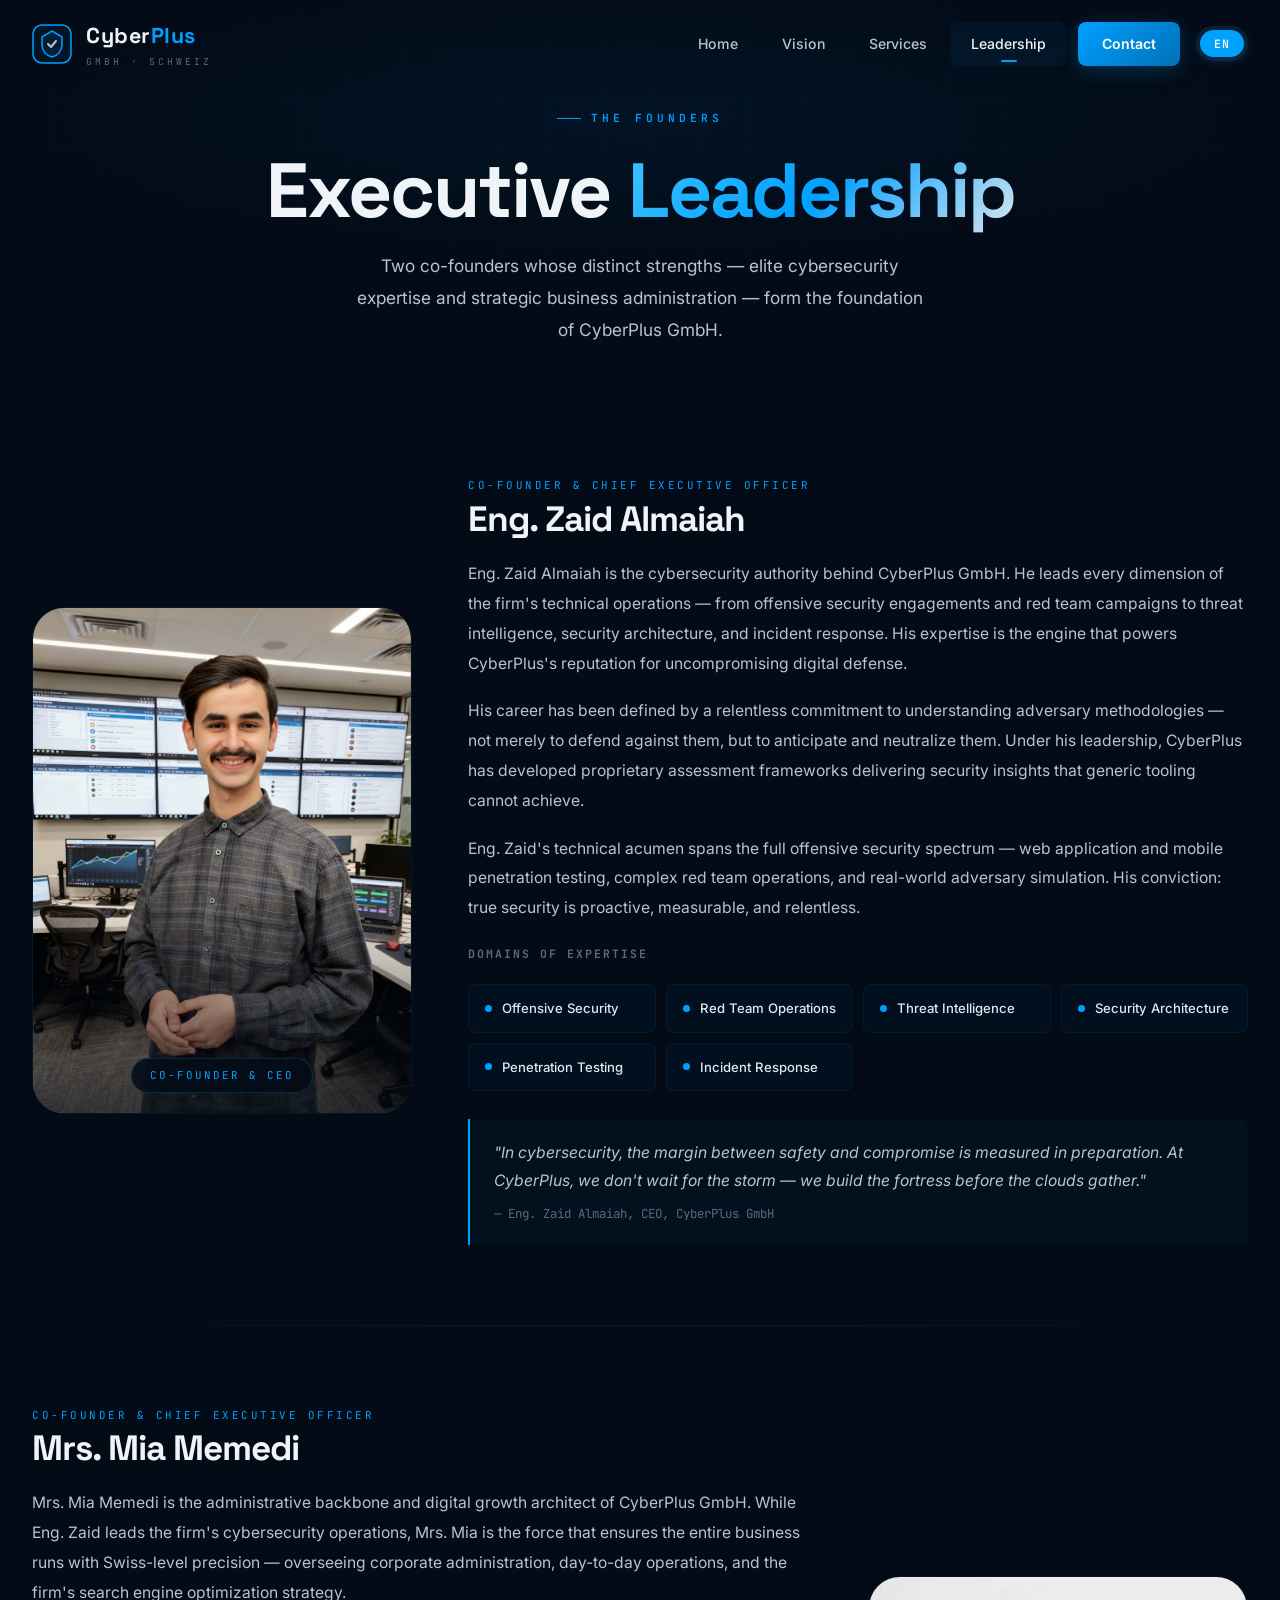
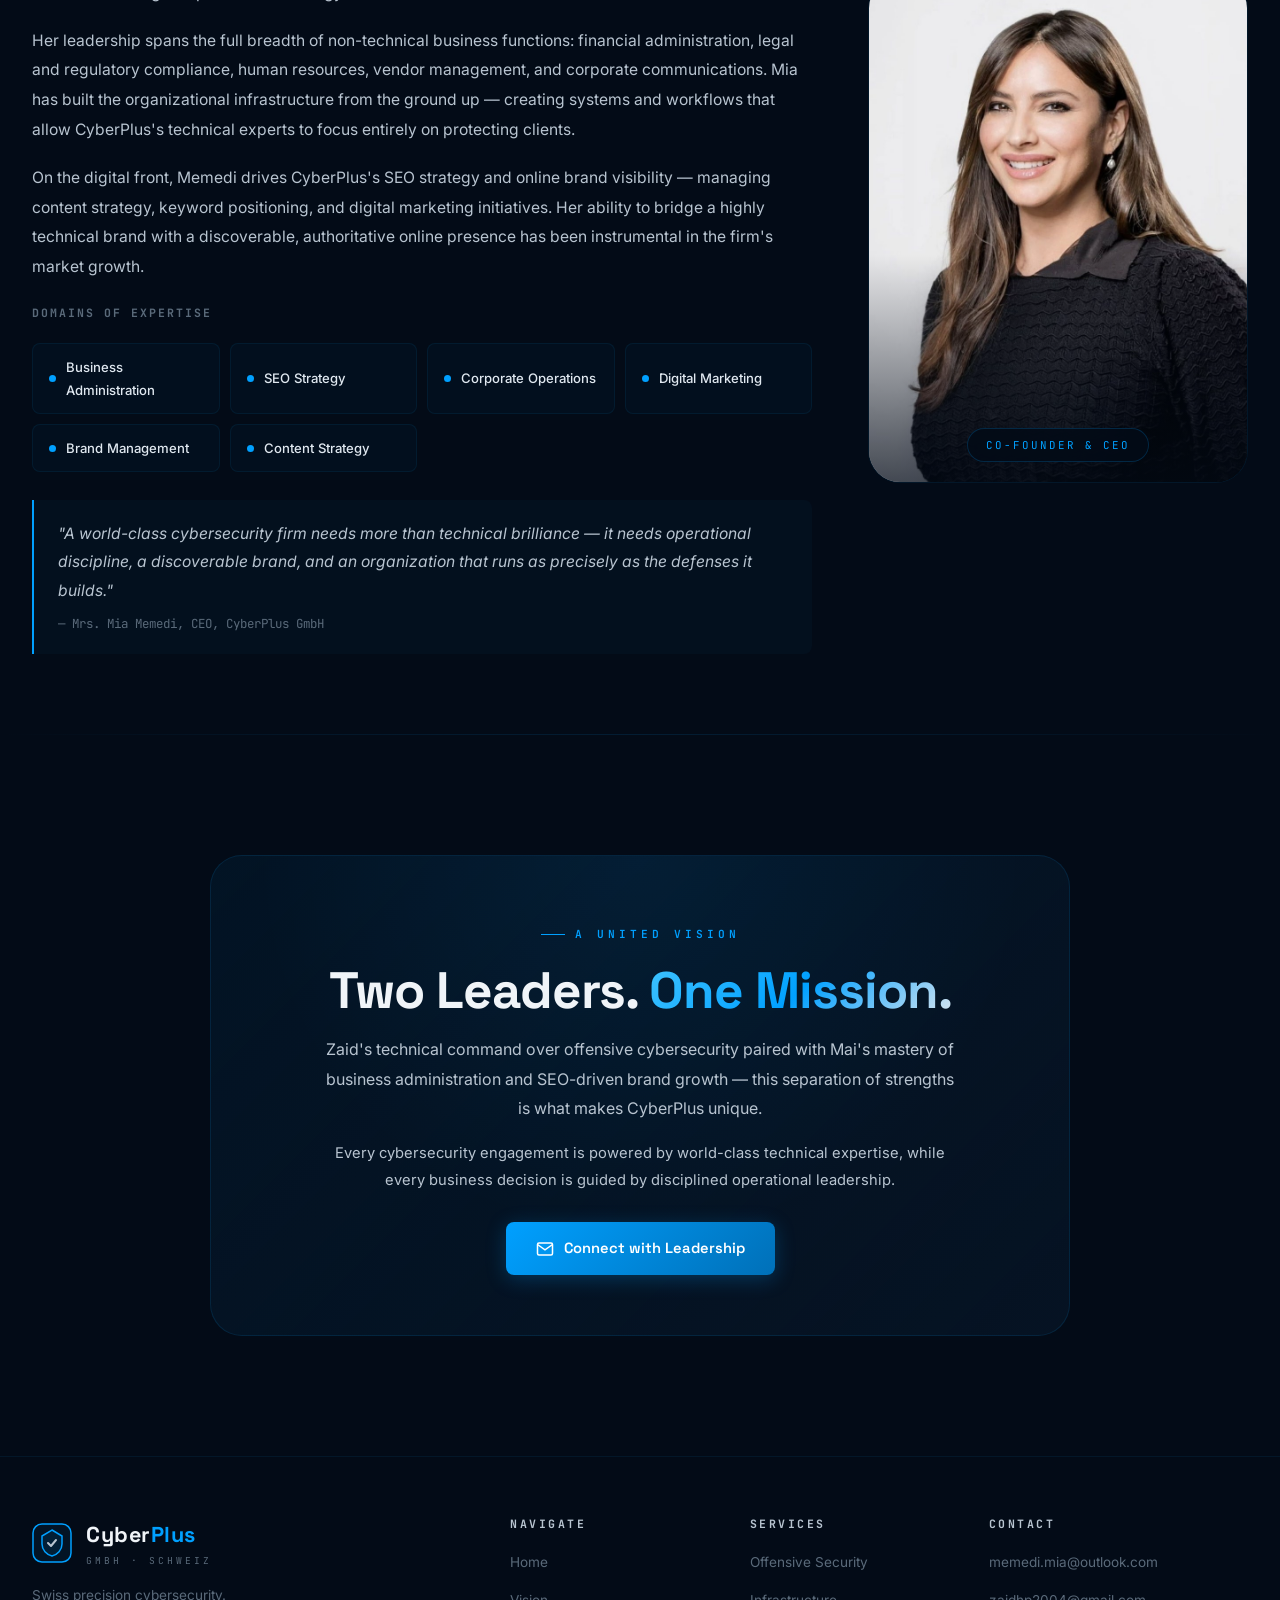
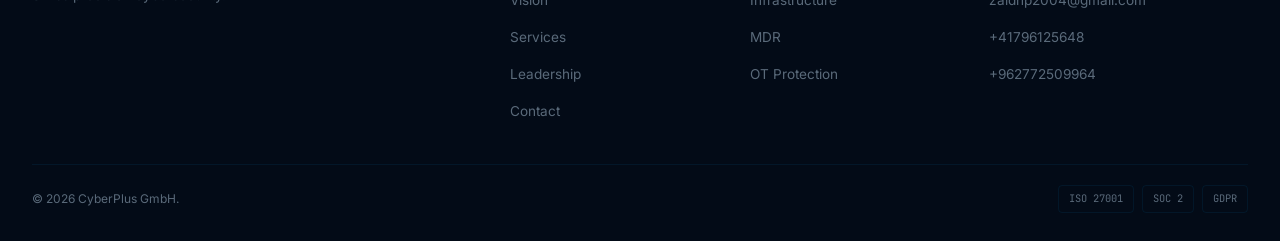
<file: pages/leadership.html>
<!DOCTYPE html>
<html lang="en">
<head>
  <meta charset="UTF-8">
  <meta name="viewport" content="width=device-width, initial-scale=1.0">
  <meta name="description" content="CyberPlus GmbH Leadership — Meet Co-Founders Eng. Zaid Almaiah (Cybersecurity) and Mrs. Mia Memedi (Administration & SEO). Driving Swiss-standard digital defense.">
  <meta name="keywords" content="Zaid Almaiah, Mia Memedi, CyberPlus GmbH CEO, Cybersecurity Leadership Switzerland">
  <title>Leadership — Eng. Zaid Almaiah & Mrs. Mia Memedi | CyberPlus GmbH</title>
  <link rel="stylesheet" href="../css/styles.css">
</head>
<body>
  <nav class="nav"><div class="nav-inner">
    <a href="../index.html" class="nav-brand"><div class="nav-brand-icon"><svg viewBox="0 0 40 40" fill="none"><rect x="1" y="1" width="38" height="38" rx="9" stroke="#00A0FF" stroke-width="1.5" fill="rgba(0,160,255,0.06)"/><path d="M20 7L30 13V21C30 27 25.5 31.5 20 33C14.5 31.5 10 27 10 21V13L20 7Z" stroke="#00A0FF" stroke-width="1.5" fill="rgba(0,160,255,0.08)"/><path d="M16 20L19 23L24 17" stroke="#B8C4D0" stroke-width="2" stroke-linecap="round" stroke-linejoin="round"/></svg></div><div><div class="nav-brand-name">Cyber<em>Plus</em></div><span class="nav-brand-sub">GmbH · Schweiz</span></div></a>
    <ul class="nav-menu">
      <li><a href="../index.html" data-lang="en">Home</a><a href="../index.html" data-lang="de">Startseite</a></li>
      <li><a href="vision.html">Vision</a></li>
      <li><a href="services.html" data-lang="en">Services</a><a href="services.html" data-lang="de">Leistungen</a></li>
      <li><a href="leadership.html" class="active" data-lang="en">Leadership</a><a href="leadership.html" class="active" data-lang="de">Führung</a></li>
      <li><a href="contact.html" class="nav-cta-btn" data-lang="en">Contact</a><a href="contact.html" class="nav-cta-btn" data-lang="de">Kontakt</a></li>
      <li><div class="lang-switch"><button class="lang-btn active" data-lang="en">EN</button><button class="lang-btn" data-lang="de">DE</button></div></li>
    </ul>
    <button class="nav-hamburger" aria-label="Menu"><span></span><span></span><span></span></button>
  </div></nav>
  <div class="nav-overlay"></div>

  <header class="page-hero">
    <div class="page-hero-bg"></div><div class="page-hero-grid"></div>
    <div class="container" style="position:relative;z-index:2;">
      <div class="section-tag reveal" style="justify-content:center;" data-lang="en">The Founders</div>
      <div class="section-tag reveal" style="justify-content:center;" data-lang="de">Die Gründer</div>
      <h1 class="reveal" data-lang="en">Executive <span class="grad">Leadership</span></h1>
      <h1 class="reveal" data-lang="de">Geschäfts<span class="grad">führung</span></h1>
      <p class="reveal" data-lang="en">Two co-founders whose distinct strengths — elite cybersecurity expertise and strategic business administration — form the foundation of CyberPlus GmbH.</p>
      <p class="reveal" data-lang="de">Zwei Mitgründer, deren unterschiedliche Stärken — Elite-Cybersicherheits-Expertise und strategische Geschäftsverwaltung — das Fundament der CyberPlus GmbH bilden.</p>
    </div>
  </header>

  <!-- ═══ ZAID ALMAIAH — CYBERSECURITY ═══ -->
  <section class="leader-detail-section" id="zaid-almaiah">
    <div class="container">
      <div class="leader-detail-grid">
        <div class="leader-portrait-wrap reveal-left">
          <img src="../assets/zaid-almaiah-ceo.jpg" alt="Eng. Zaid Almaiah — Co-Founder and CEO of CyberPlus GmbH, cybersecurity expert">
          <div class="leader-portrait-gradient"></div>
          <div class="leader-portrait-tag">Co-Founder &amp; CEO</div>
        </div>
        <div class="leader-detail-content reveal-right">
          <div class="leader-tag">Co-Founder &amp; Chief Executive Officer</div>
          <h2>Eng. Zaid Almaiah</h2>
          <p class="bio-p" data-lang="en">Eng. Zaid Almaiah is the cybersecurity authority behind CyberPlus GmbH. He leads every dimension of the firm's technical operations — from offensive security engagements and red team campaigns to threat intelligence, security architecture, and incident response. His expertise is the engine that powers CyberPlus's reputation for uncompromising digital defense.</p>
          <p class="bio-p" data-lang="de">Eng. Zaid Almaiah ist die Cybersicherheits-Autorität hinter CyberPlus GmbH. Er leitet alle technischen Operationen — von offensiven Sicherheits-Engagements und Red-Team-Kampagnen bis zu Threat Intelligence, Sicherheitsarchitektur und Incident Response. Seine Expertise treibt den Ruf von CyberPlus für kompromisslose digitale Verteidigung an.</p>
          <p class="bio-p" data-lang="en">His career has been defined by a relentless commitment to understanding adversary methodologies — not merely to defend against them, but to anticipate and neutralize them. Under his leadership, CyberPlus has developed proprietary assessment frameworks delivering security insights that generic tooling cannot achieve.</p>
          <p class="bio-p" data-lang="de">Seine Karriere ist geprägt von einem unermüdlichen Engagement für das Verständnis gegnerischer Methoden — nicht nur zur Verteidigung, sondern zur Antizipation und Neutralisierung. Unter seiner Führung hat CyberPlus proprietäre Bewertungsrahmen entwickelt, die Sicherheitseinblicke liefern, die generische Tools nicht erreichen.</p>
          <p class="bio-p" data-lang="en">Eng. Zaid's technical acumen spans the full offensive security spectrum — web application and mobile penetration testing, complex red team operations, and real-world adversary simulation. His conviction: true security is proactive, measurable, and relentless.</p>
          <p class="bio-p" data-lang="de">Eng. Zaids technisches Know-how umfasst das gesamte offensive Sicherheitsspektrum — Web- und Mobile-Penetrationstests, komplexe Red-Team-Operationen und realistische Angreifer-Simulation. Seine Überzeugung: echte Sicherheit ist proaktiv, messbar und unerbittlich.</p>

          <div style="margin-top:24px;">
            <h4 style="font-size:0.72rem;font-family:var(--font-mono);color:var(--silver-dim);letter-spacing:2px;text-transform:uppercase;margin-bottom:12px;" data-lang="en">Domains of Expertise</h4>
            <h4 style="font-size:0.72rem;font-family:var(--font-mono);color:var(--silver-dim);letter-spacing:2px;text-transform:uppercase;margin-bottom:12px;" data-lang="de">Fachgebiete</h4>
            <div class="expertise-row">
              <div class="exp-item"><div class="exp-dot"></div><span>Offensive Security</span></div>
              <div class="exp-item"><div class="exp-dot"></div><span>Red Team Operations</span></div>
              <div class="exp-item"><div class="exp-dot"></div><span>Threat Intelligence</span></div>
              <div class="exp-item"><div class="exp-dot"></div><span>Security Architecture</span></div>
              <div class="exp-item"><div class="exp-dot"></div><span>Penetration Testing</span></div>
              <div class="exp-item"><div class="exp-dot"></div><span>Incident Response</span></div>
            </div>
          </div>

          <div class="leader-quote-block">
            <p data-lang="en">"In cybersecurity, the margin between safety and compromise is measured in preparation. At CyberPlus, we don't wait for the storm — we build the fortress before the clouds gather."</p>
            <p data-lang="de">„In der Cybersicherheit wird die Grenze zwischen Sicherheit und Kompromittierung an der Vorbereitung gemessen. Bei CyberPlus warten wir nicht auf den Sturm — wir bauen die Festung, bevor sich die Wolken sammeln."</p>
            <cite>— Eng. Zaid Almaiah, CEO, CyberPlus GmbH</cite>
          </div>
        </div>
      </div>
    </div>
  </section>

  <div class="divider"></div>

  <!-- ═══ MAI MEMEDI — ADMINISTRATION & SEO ═══ -->
  <section class="leader-detail-section" id="mai-memedi">
    <div class="container">
      <div class="leader-detail-grid flip">
        <div class="leader-detail-content reveal-left">
          <div class="leader-tag">Co-Founder &amp; Chief Executive Officer</div>
          <h2>Mrs. Mia Memedi</h2>
          <p class="bio-p" data-lang="en">Mrs. Mia Memedi is the administrative backbone and digital growth architect of CyberPlus GmbH. While Eng. Zaid leads the firm's cybersecurity operations, Mrs. Mia is the force that ensures the entire business runs with Swiss-level precision — overseeing corporate administration, day-to-day operations, and the firm's search engine optimization strategy.</p>
          <p class="bio-p" data-lang="de">Mrs. Mia Memedii ist das administrative Rückgrat und die digitale Wachstumsarchitektin der CyberPlus GmbH. Während Eng. Zaid die Cybersicherheits-Operationen leitet, sorgt Mrs. Mia dafür, dass das gesamte Unternehmen mit Schweizer Präzision läuft — und überwacht die Geschäftsverwaltung, den täglichen Betrieb und die SEO-Strategie des Unternehmens.</p>
          <p class="bio-p" data-lang="en">Her leadership spans the full breadth of non-technical business functions: financial administration, legal and regulatory compliance, human resources, vendor management, and corporate communications. Mia has built the organizational infrastructure from the ground up — creating systems and workflows that allow CyberPlus's technical experts to focus entirely on protecting clients.</p>
          <p class="bio-p" data-lang="de">Ihre Führung umfasst das gesamte Spektrum nicht-technischer Geschäftsfunktionen: Finanzverwaltung, rechtliche und regulatorische Compliance, Personalwesen, Lieferantenmanagement und Unternehmenskommunikation. Mrs. Mia hat die organisatorische Infrastruktur von Grund auf aufgebaut.</p>
          <p class="bio-p" data-lang="en">On the digital front, Memedi drives CyberPlus's SEO strategy and online brand visibility — managing content strategy, keyword positioning, and digital marketing initiatives. Her ability to bridge a highly technical brand with a discoverable, authoritative online presence has been instrumental in the firm's market growth.</p>
          <p class="bio-p" data-lang="de">Auf der digitalen Seite treibt Mrs. Mia die SEO-Strategie und Online-Markensichtbarkeit von CyberPlus voran — mit Content-Strategie, Keyword-Positionierung und digitalen Marketing-Initiativen. Ihre Fähigkeit, eine hochtechnische Marke mit einer auffindbaren, autoritativen Online-Präsenz zu verbinden, war entscheidend für das Marktwachstum.</p>

          <div style="margin-top:24px;">
            <h4 style="font-size:0.72rem;font-family:var(--font-mono);color:var(--silver-dim);letter-spacing:2px;text-transform:uppercase;margin-bottom:12px;" data-lang="en">Domains of Expertise</h4>
            <h4 style="font-size:0.72rem;font-family:var(--font-mono);color:var(--silver-dim);letter-spacing:2px;text-transform:uppercase;margin-bottom:12px;" data-lang="de">Fachgebiete</h4>
            <div class="expertise-row">
              <div class="exp-item"><div class="exp-dot"></div><span>Business Administration</span></div>
              <div class="exp-item"><div class="exp-dot"></div><span>SEO Strategy</span></div>
              <div class="exp-item"><div class="exp-dot"></div><span>Corporate Operations</span></div>
              <div class="exp-item"><div class="exp-dot"></div><span>Digital Marketing</span></div>
              <div class="exp-item"><div class="exp-dot"></div><span>Brand Management</span></div>
              <div class="exp-item"><div class="exp-dot"></div><span>Content Strategy</span></div>
            </div>
          </div>

          <div class="leader-quote-block">
            <p data-lang="en">"A world-class cybersecurity firm needs more than technical brilliance — it needs operational discipline, a discoverable brand, and an organization that runs as precisely as the defenses it builds."</p>
            <p data-lang="de">„Ein erstklassiges Cybersicherheitsunternehmen braucht mehr als technische Brillanz — es braucht operative Disziplin, eine auffindbare Marke und eine Organisation, die so präzise läuft wie die Verteidigung, die sie aufbaut."</p>
            <cite>— Mrs. Mia Memedi, CEO, CyberPlus GmbH</cite>
          </div>
        </div>
        <div class="leader-portrait-wrap reveal-right">
          <img src="../assets/mai-memedi-ceo.jpg" alt="Mrs. Mrs. Mia Memedi — Co-Founder and CEO of CyberPlus GmbH, administration and SEO strategist">
          <div class="leader-portrait-gradient"></div>
          <div class="leader-portrait-tag">Co-Founder &amp; CEO</div>
        </div>
      </div>
    </div>
  </section>

  <div class="divider"></div>

  <!-- Combined Vision -->
  <section class="section">
    <div class="container">
      <div class="cta-banner reveal-scale">
        <div class="section-tag" style="justify-content:center;" data-lang="en">A United Vision</div>
        <div class="section-tag" style="justify-content:center;" data-lang="de">Eine gemeinsame Vision</div>
        <h2 style="margin-bottom:14px;" data-lang="en">Two Leaders. <span class="grad">One Mission.</span></h2>
        <h2 style="margin-bottom:14px;" data-lang="de">Zwei Führungskräfte. <span class="grad">Eine Mission.</span></h2>
        <p style="max-width:640px;margin:0 auto 16px;" data-lang="en">Zaid's technical command over offensive cybersecurity paired with Mai's mastery of business administration and SEO-driven brand growth — this separation of strengths is what makes CyberPlus unique.</p>
        <p style="max-width:640px;margin:0 auto 16px;" data-lang="de">Zaids technische Beherrschung der offensiven Cybersicherheit gepaart mit Mais Meisterschaft in Geschäftsverwaltung und SEO-getriebenem Markenwachstum — diese Trennung der Stärken macht CyberPlus einzigartig.</p>
        <p style="max-width:640px;margin:0 auto 28px;font-size:0.92rem;" data-lang="en">Every cybersecurity engagement is powered by world-class technical expertise, while every business decision is guided by disciplined operational leadership.</p>
        <p style="max-width:640px;margin:0 auto 28px;font-size:0.92rem;" data-lang="de">Jedes Cybersicherheits-Engagement wird von erstklassiger technischer Expertise angetrieben, während jede Geschäftsentscheidung von disziplinierter operativer Führung geleitet wird.</p>
        <a href="contact.html" class="btn btn-primary">
          <svg width="18" height="18" viewBox="0 0 24 24" fill="none" stroke="currentColor" stroke-width="2"><path d="M4 4h16c1.1 0 2 .9 2 2v12c0 1.1-.9 2-2 2H4c-1.1 0-2-.9-2-2V6c0-1.1.9-2 2-2z"/><polyline points="22,6 12,13 2,6"/></svg>
          <span data-lang="en">Connect with Leadership</span><span data-lang="de">Mit der Führung verbinden</span>
        </a>
      </div>
    </div>
  </section>

  <footer class="footer"><div class="container"><div class="footer-grid">
    <div class="footer-brand"><a href="../index.html" class="nav-brand" style="margin-bottom:8px;"><div class="nav-brand-icon"><svg viewBox="0 0 40 40" fill="none"><rect x="1" y="1" width="38" height="38" rx="9" stroke="#00A0FF" stroke-width="1.5" fill="rgba(0,160,255,0.06)"/><path d="M20 7L30 13V21C30 27 25.5 31.5 20 33C14.5 31.5 10 27 10 21V13L20 7Z" stroke="#00A0FF" stroke-width="1.5" fill="rgba(0,160,255,0.08)"/><path d="M16 20L19 23L24 17" stroke="#B8C4D0" stroke-width="2" stroke-linecap="round" stroke-linejoin="round"/></svg></div><div><div class="nav-brand-name">Cyber<em>Plus</em></div><span class="nav-brand-sub">GmbH · Schweiz</span></div></a><p>Swiss precision cybersecurity.</p></div>
    <div><h4>Navigate</h4><ul class="footer-links"><li><a href="../index.html">Home</a></li><li><a href="vision.html">Vision</a></li><li><a href="services.html">Services</a></li><li><a href="leadership.html">Leadership</a></li><li><a href="contact.html">Contact</a></li></ul></div>
    <div><h4>Services</h4><ul class="footer-links"><li><a href="services.html">Offensive Security</a></li><li><a href="services.html">Infrastructure</a></li><li><a href="services.html">MDR</a></li><li><a href="services.html">OT Protection</a></li></ul></div>
    <div><h4>Contact</h4><ul class="footer-links"><li><a href="mailto:memedi.mia@outlook.com">memedi.mia@outlook.com</a></li><li><a href="mailto:zaidhp2004@gmail.com">zaidhp2004@gmail.com</a></li><li><a href="tel:+41796125648">+41796125648</a></li><li><a href="tel:+962772509964">+962772509964</a></li></ul></div>
  </div><div class="footer-bottom"><p>&copy; 2026 CyberPlus GmbH.</p><div class="footer-badges"><span class="footer-badge">ISO 27001</span><span class="footer-badge">SOC 2</span><span class="footer-badge">GDPR</span></div></div></div></footer>
  <script src="../js/main.js"></script>
</body>
</html>
</file>
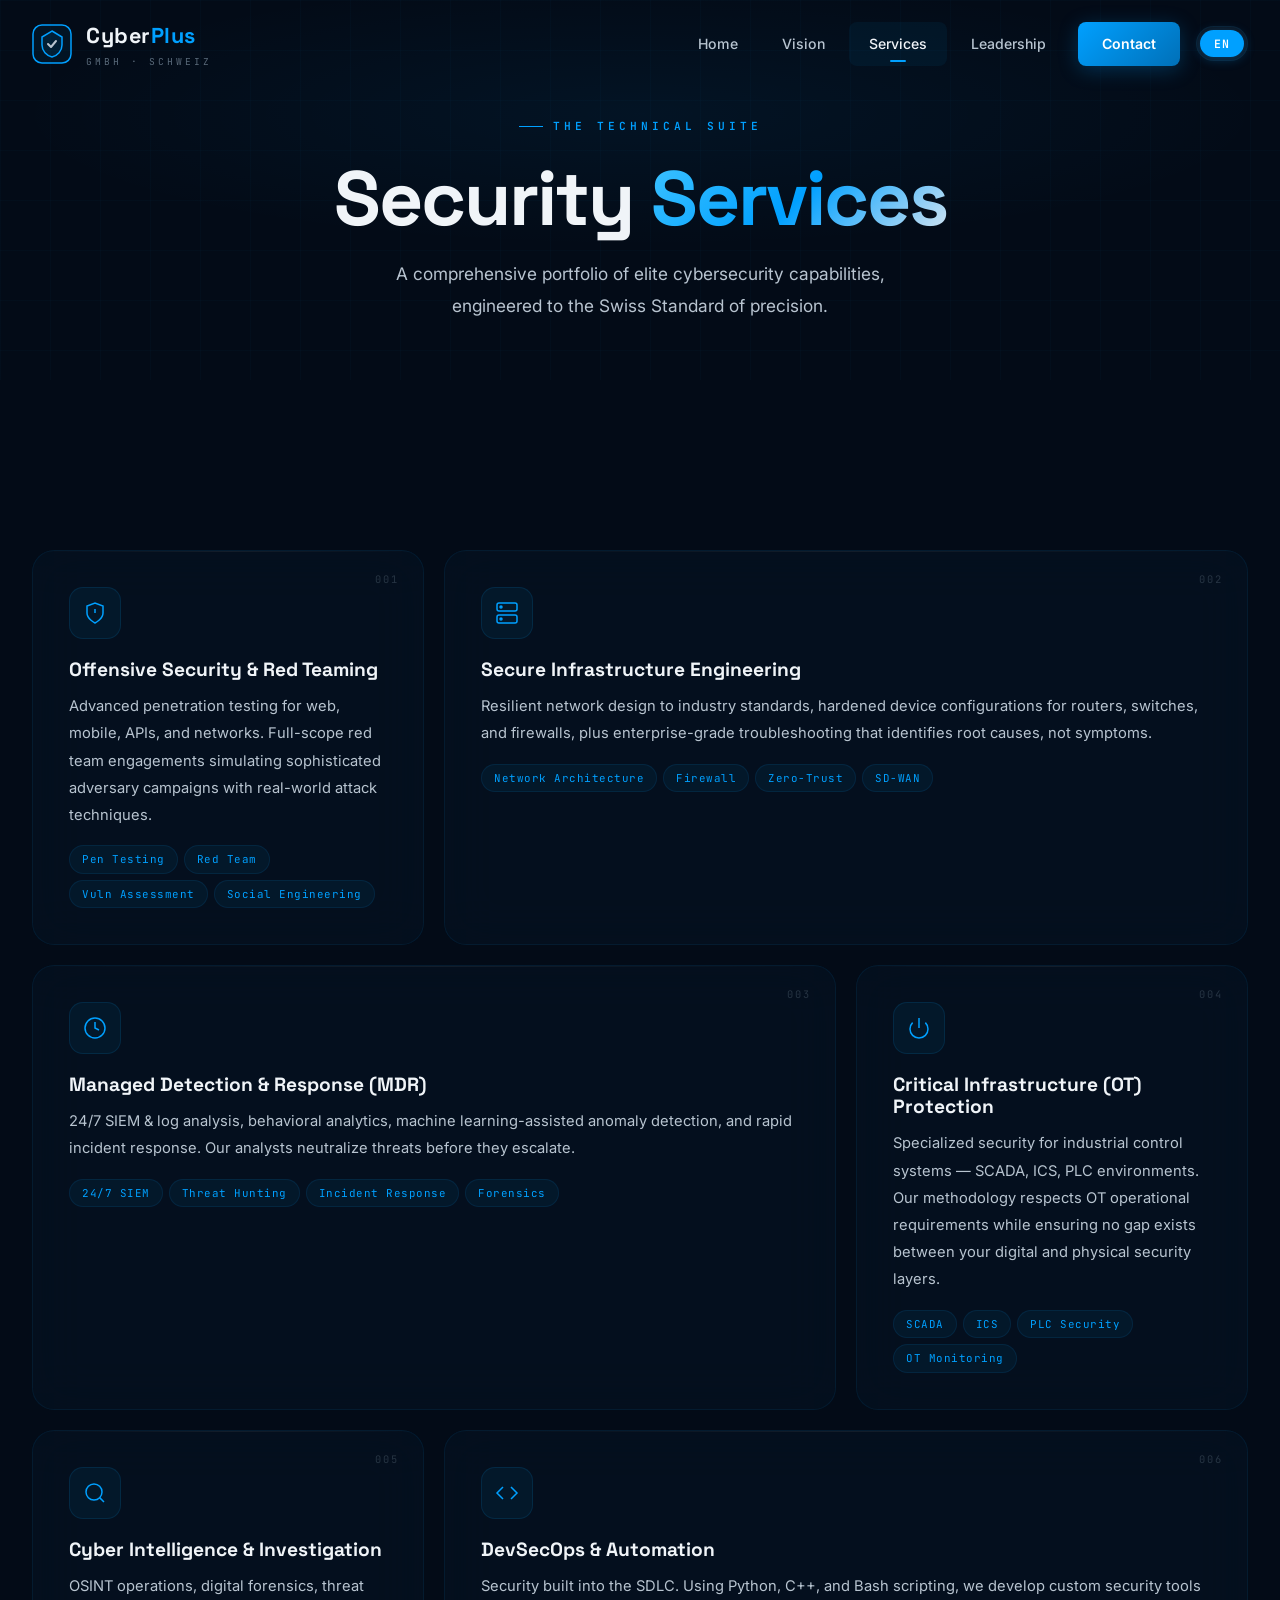
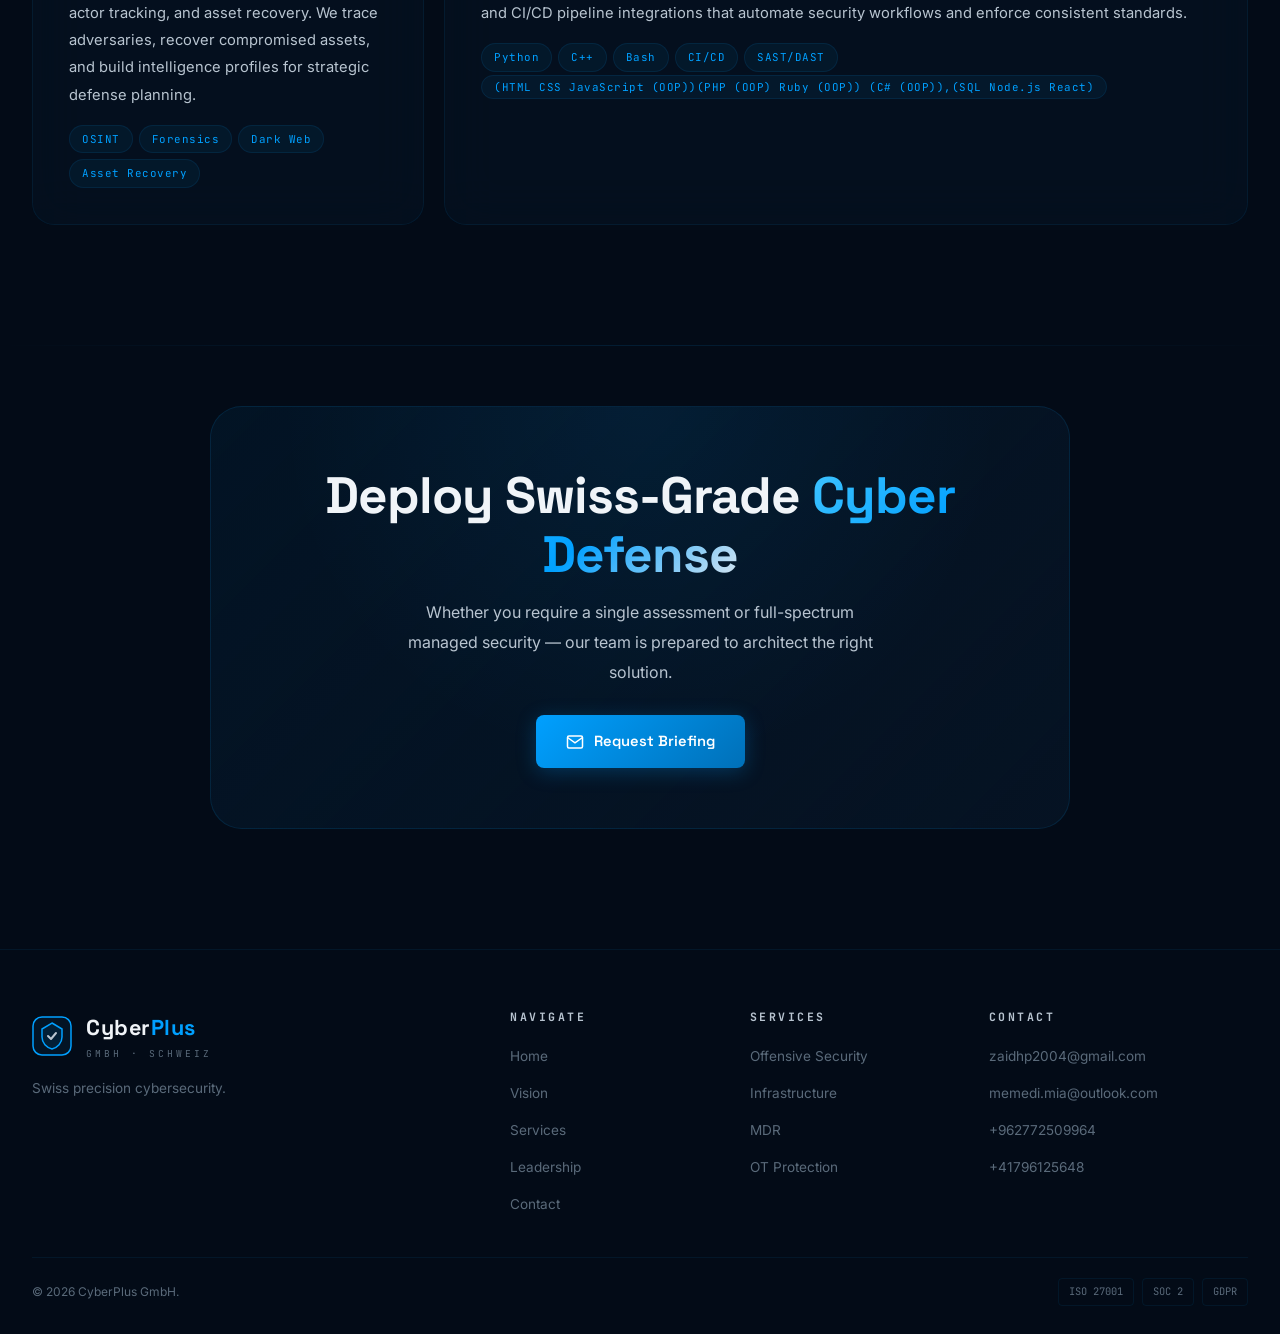
<file: pages/services.html>
<!DOCTYPE html>
<html lang="en">
<head>
  <meta charset="UTF-8">
  <meta name="viewport" content="width=device-width, initial-scale=1.0">
  <meta name="description" content="CyberPlus GmbH Security Services — Offensive Security, Red Teaming, MDR, OT Protection, Cyber Intelligence, DevSecOps. Swiss-grade cybersecurity.">
  <meta name="keywords" content="Offensive Security Zurich, Red Teaming Switzerland, Managed Detection Response, OT Security, DevSecOps, Penetration Testing, CyberPlus GmbH">
  <title>Core Security Services — CyberPlus GmbH</title>
  <link rel="stylesheet" href="../css/styles.css">
</head>
<body>
  <nav class="nav"><div class="nav-inner">
    <a href="../index.html" class="nav-brand"><div class="nav-brand-icon"><svg viewBox="0 0 40 40" fill="none"><rect x="1" y="1" width="38" height="38" rx="9" stroke="#00A0FF" stroke-width="1.5" fill="rgba(0,160,255,0.06)"/><path d="M20 7L30 13V21C30 27 25.5 31.5 20 33C14.5 31.5 10 27 10 21V13L20 7Z" stroke="#00A0FF" stroke-width="1.5" fill="rgba(0,160,255,0.08)"/><path d="M16 20L19 23L24 17" stroke="#B8C4D0" stroke-width="2" stroke-linecap="round" stroke-linejoin="round"/></svg></div><div><div class="nav-brand-name">Cyber<em>Plus</em></div><span class="nav-brand-sub">GmbH · Schweiz</span></div></a>
    <ul class="nav-menu">
      <li><a href="../index.html" data-lang="en">Home</a><a href="../index.html" data-lang="de">Startseite</a></li>
      <li><a href="vision.html">Vision</a></li>
      <li><a href="services.html" class="active" data-lang="en">Services</a><a href="services.html" class="active" data-lang="de">Leistungen</a></li>
      <li><a href="leadership.html" data-lang="en">Leadership</a><a href="leadership.html" data-lang="de">Führung</a></li>
      <li><a href="contact.html" class="nav-cta-btn" data-lang="en">Contact</a><a href="contact.html" class="nav-cta-btn" data-lang="de">Kontakt</a></li>
      <li><div class="lang-switch"><button class="lang-btn active" data-lang="en">EN</button><button class="lang-btn" data-lang="de">DE</button></div></li>
    </ul>
    <button class="nav-hamburger" aria-label="Menu"><span></span><span></span><span></span></button>
  </div></nav>
  <div class="nav-overlay"></div>

  <header class="page-hero">
    <div class="page-hero-bg"></div><div class="page-hero-grid"></div>
    <div class="container" style="position:relative;z-index:2;">
      <div class="section-tag reveal" style="justify-content:center;" data-lang="en">The Technical Suite</div>
      <div class="section-tag reveal" style="justify-content:center;" data-lang="de">Die technische Suite</div>
      <h1 class="reveal" data-lang="en">Security <span class="grad">Services</span></h1>
      <h1 class="reveal" data-lang="de">Sicherheits<span class="grad">leistungen</span></h1>
      <p class="reveal" data-lang="en">A comprehensive portfolio of elite cybersecurity capabilities, engineered to the Swiss Standard of precision.</p>
      <p class="reveal" data-lang="de">Ein umfassendes Portfolio erstklassiger Cybersicherheits-Fähigkeiten, entwickelt nach dem Schweizer Standard der Präzision.</p>
    </div>
  </header>

  <section class="section">
    <div class="container">
      <div class="services-bento stagger">
        <!-- 1. Offensive Security -->
        <div class="svc glass tilt-card">
          <span class="svc-num">001</span>
          <div class="svc-icon"><svg viewBox="0 0 24 24"><path d="M12 22s8-4 8-10V5l-8-3-8 3v7c0 6 8 10 8 10z"/><path d="M12 8v4M12 16h.01"/></svg></div>
          <h3 data-lang="en">Offensive Security &amp; Red Teaming</h3><h3 data-lang="de">Offensive Sicherheit &amp; Red Teaming</h3>
          <p data-lang="en">Advanced penetration testing for web, mobile, APIs, and networks. Full-scope red team engagements simulating sophisticated adversary campaigns with real-world attack techniques.</p>
          <p data-lang="de">Fortgeschrittene Penetrationstests für Web, Mobil, APIs und Netzwerke. Vollständige Red-Team-Engagements, die anspruchsvolle Angreifer-Kampagnen mit realen Angriffstechniken simulieren.</p>
          <div class="svc-chips"><span class="svc-chip">Pen Testing</span><span class="svc-chip">Red Team</span><span class="svc-chip">Vuln Assessment</span><span class="svc-chip">Social Engineering</span></div>
        </div>
        <!-- 2. Infrastructure -->
        <div class="svc glass tilt-card">
          <span class="svc-num">002</span>
          <div class="svc-icon"><svg viewBox="0 0 24 24"><rect x="2" y="2" width="20" height="8" rx="2"/><rect x="2" y="14" width="20" height="8" rx="2"/><circle cx="6" cy="6" r="1"/><circle cx="6" cy="18" r="1"/></svg></div>
          <h3 data-lang="en">Secure Infrastructure Engineering</h3><h3 data-lang="de">Sichere Infrastruktur-Entwicklung</h3>
          <p data-lang="en">Resilient network design to industry standards, hardened device configurations for routers, switches, and firewalls, plus enterprise-grade troubleshooting that identifies root causes, not symptoms.</p>
          <p data-lang="de">Widerstandsfähiges Netzwerkdesign nach Industriestandards, gehärtete Gerätekonfigurationen für Router, Switches und Firewalls sowie Enterprise-Fehlerbehebung, die Ursachen identifiziert.</p>
          <div class="svc-chips"><span class="svc-chip">Network Architecture</span><span class="svc-chip">Firewall</span><span class="svc-chip">Zero-Trust</span><span class="svc-chip">SD-WAN</span></div>
        </div>
        <!-- 3. MDR -->
        <div class="svc glass tilt-card">
          <span class="svc-num">003</span>
          <div class="svc-icon"><svg viewBox="0 0 24 24"><circle cx="12" cy="12" r="10"/><polyline points="12 6 12 12 16 14"/></svg></div>
          <h3 data-lang="en">Managed Detection &amp; Response (MDR)</h3><h3 data-lang="de">Managed Detection &amp; Response (MDR)</h3>
          <p data-lang="en">24/7 SIEM &amp; log analysis, behavioral analytics, machine learning-assisted anomaly detection, and rapid incident response. Our analysts neutralize threats before they escalate.</p>
          <p data-lang="de">24/7 SIEM &amp; Log-Analyse, Verhaltensanalyse, maschinell unterstützte Anomalieerkennung und schnelle Vorfallsreaktion. Unsere Analysten neutralisieren Bedrohungen, bevor sie eskalieren.</p>
          <div class="svc-chips"><span class="svc-chip">24/7 SIEM</span><span class="svc-chip">Threat Hunting</span><span class="svc-chip">Incident Response</span><span class="svc-chip">Forensics</span></div>
        </div>
        <!-- 4. OT Protection -->
        <div class="svc glass tilt-card">
          <span class="svc-num">004</span>
          <div class="svc-icon"><svg viewBox="0 0 24 24"><path d="M18.36 6.64a9 9 0 1 1-12.73 0"/><line x1="12" y1="2" x2="12" y2="12"/></svg></div>
          <h3 data-lang="en">Critical Infrastructure (OT) Protection</h3><h3 data-lang="de">Schutz Kritischer Infrastrukturen (OT)</h3>
          <p data-lang="en">Specialized security for industrial control systems — SCADA, ICS, PLC environments. Our methodology respects OT operational requirements while ensuring no gap exists between your digital and physical security layers.</p>
          <p data-lang="de">Spezialisierte Sicherheit für industrielle Steuerungssysteme — SCADA, ICS, PLC-Umgebungen. Unsere Methodik respektiert OT-Betriebsanforderungen und schliesst Lücken zwischen digitalen und physischen Sicherheitsschichten.</p>
          <div class="svc-chips"><span class="svc-chip">SCADA</span><span class="svc-chip">ICS</span><span class="svc-chip">PLC Security</span><span class="svc-chip">OT Monitoring</span></div>
        </div>
        <!-- 5. Cyber Intelligence -->
        <div class="svc glass tilt-card">
          <span class="svc-num">005</span>
          <div class="svc-icon"><svg viewBox="0 0 24 24"><circle cx="11" cy="11" r="8"/><line x1="21" y1="21" x2="16.65" y2="16.65"/></svg></div>
          <h3 data-lang="en">Cyber Intelligence &amp; Investigation</h3><h3 data-lang="de">Cyber Intelligence &amp; Untersuchung</h3>
          <p data-lang="en">OSINT operations, digital forensics, threat actor tracking, and asset recovery. We trace adversaries, recover compromised assets, and build intelligence profiles for strategic defense planning.</p>
          <p data-lang="de">OSINT-Operationen, digitale Forensik, Bedrohungsakteur-Tracking und Asset-Wiederherstellung. Wir verfolgen Angreifer, stellen kompromittierte Assets wieder her und erstellen Geheimdienstprofile.</p>
          <div class="svc-chips"><span class="svc-chip">OSINT</span><span class="svc-chip">Forensics</span><span class="svc-chip">Dark Web</span><span class="svc-chip">Asset Recovery</span></div>
        </div>
        <!-- 6. DevSecOps -->
        <div class="svc glass tilt-card">
          <span class="svc-num">006</span>
          <div class="svc-icon"><svg viewBox="0 0 24 24"><polyline points="16 18 22 12 16 6"/><polyline points="8 6 2 12 8 18"/></svg></div>
          <h3 data-lang="en">DevSecOps &amp; Automation</h3><h3 data-lang="de">DevSecOps &amp; Automatisierung</h3>
          <p data-lang="en">Security built into the SDLC. Using Python, C++, and Bash scripting, we develop custom security tools and CI/CD pipeline integrations that automate security workflows and enforce consistent standards.</p>
          <p data-lang="de">Sicherheit im SDLC integriert. Mit Python, C++ und Bash-Scripting entwickeln wir massgeschneiderte Sicherheits-Tools und CI/CD-Pipeline-Integrationen zur Automatisierung von Sicherheits-Workflows.Our  </p>
          <div class="svc-chips"><span class="svc-chip">Python</span><span class="svc-chip">C++</span><span class="svc-chip">Bash</span><span class="svc-chip">CI/CD</span><span class="svc-chip">SAST/DAST</span></div><span class="svc-chip">(HTML CSS JavaScript (OOP))(PHP (OOP) Ruby (OOP)) (C# (OOP)),(SQL Node.js React)</span>
        </div>
      </div>
    </div>
  </section>

  <div class="divider"></div>

  <section class="section" style="padding-top:60px;">
    <div class="container">
      <div class="cta-banner reveal-scale">
        <h2 style="margin-bottom:14px;" data-lang="en">Deploy Swiss-Grade <span class="grad">Cyber Defense</span></h2>
        <h2 style="margin-bottom:14px;" data-lang="de">Schweizer <span class="grad">Cyber-Verteidigung</span> einsetzen</h2>
        <p style="max-width:500px;margin:0 auto 28px;" data-lang="en">Whether you require a single assessment or full-spectrum managed security — our team is prepared to architect the right solution.</p>
        <p style="max-width:500px;margin:0 auto 28px;" data-lang="de">Ob einzelne Bewertung oder umfassendes Managed-Security-Programm — unser Team entwickelt die richtige Lösung.</p>
        <a href="contact.html" class="btn btn-primary">
          <svg width="18" height="18" viewBox="0 0 24 24" fill="none" stroke="currentColor" stroke-width="2"><path d="M4 4h16c1.1 0 2 .9 2 2v12c0 1.1-.9 2-2 2H4c-1.1 0-2-.9-2-2V6c0-1.1.9-2 2-2z"/><polyline points="22,6 12,13 2,6"/></svg>
          <span data-lang="en">Request Briefing</span><span data-lang="de">Briefing anfragen</span>
        </a>
      </div>
    </div>
  </section>

  <footer class="footer"><div class="container"><div class="footer-grid">
    <div class="footer-brand"><a href="../index.html" class="nav-brand" style="margin-bottom:8px;"><div class="nav-brand-icon"><svg viewBox="0 0 40 40" fill="none"><rect x="1" y="1" width="38" height="38" rx="9" stroke="#00A0FF" stroke-width="1.5" fill="rgba(0,160,255,0.06)"/><path d="M20 7L30 13V21C30 27 25.5 31.5 20 33C14.5 31.5 10 27 10 21V13L20 7Z" stroke="#00A0FF" stroke-width="1.5" fill="rgba(0,160,255,0.08)"/><path d="M16 20L19 23L24 17" stroke="#B8C4D0" stroke-width="2" stroke-linecap="round" stroke-linejoin="round"/></svg></div><div><div class="nav-brand-name">Cyber<em>Plus</em></div><span class="nav-brand-sub">GmbH · Schweiz</span></div></a><p>Swiss precision cybersecurity.</p></div>
    <div><h4>Navigate</h4><ul class="footer-links"><li><a href="../index.html">Home</a></li><li><a href="vision.html">Vision</a></li><li><a href="services.html">Services</a></li><li><a href="leadership.html">Leadership</a></li><li><a href="contact.html">Contact</a></li></ul></div>
    <div><h4>Services</h4><ul class="footer-links"><li><a href="services.html">Offensive Security</a></li><li><a href="services.html">Infrastructure</a></li><li><a href="services.html">MDR</a></li><li><a href="services.html">OT Protection</a></li></ul></div>
    <div><h4>Contact</h4><ul class="footer-links"><li><a href="mailto:zaidhp2004@gmail.com">zaidhp2004@gmail.com</a></li><li><a href="mailto:memedi.mia@outlook.com">memedi.mia@outlook.com</a></li><li><a href="tel:+962772509964">+962772509964</a></li><li><a href="tel:+41796125648">+41796125648</a></li></ul></div>
  </div><div class="footer-bottom"><p>&copy; 2026 CyberPlus GmbH.</p><div class="footer-badges"><span class="footer-badge">ISO 27001</span><span class="footer-badge">SOC 2</span><span class="footer-badge">GDPR</span></div></div></div></footer>
  <script src="../js/main.js"></script>
</body>
</html>
</file>
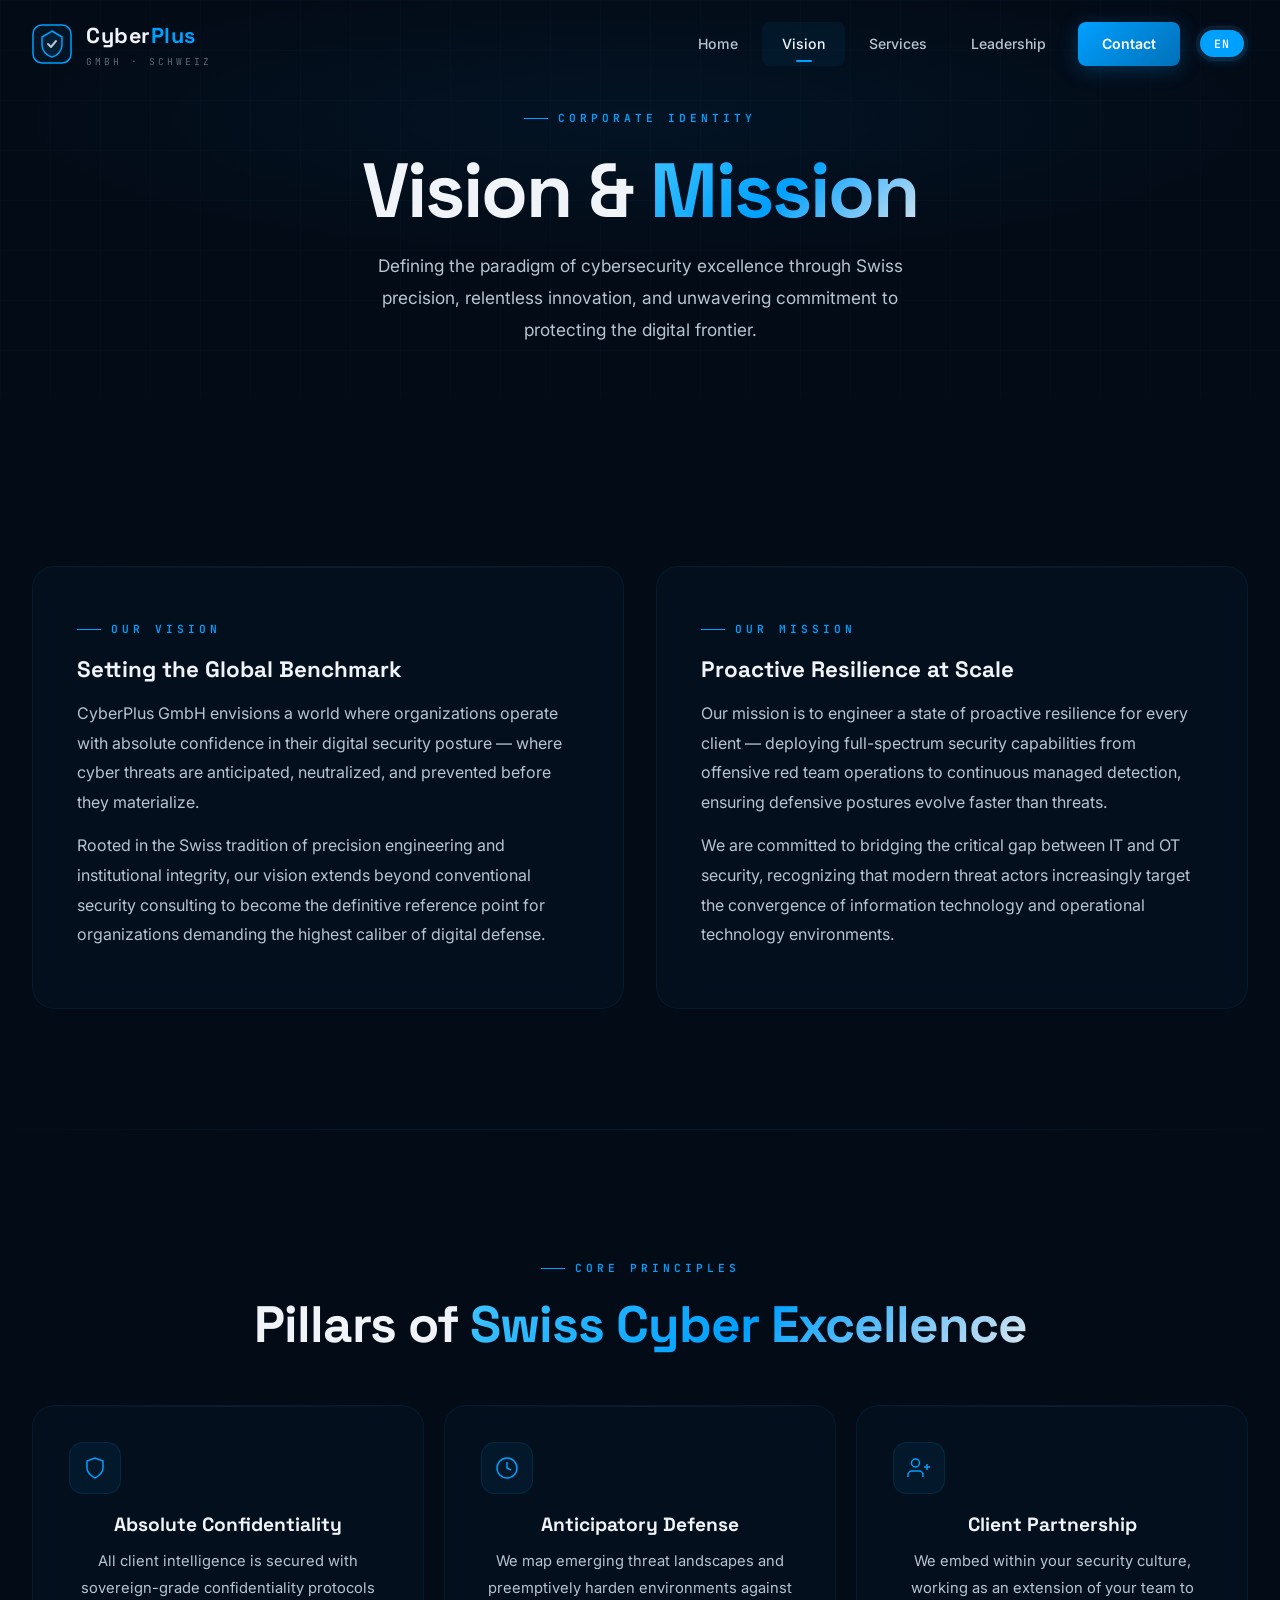
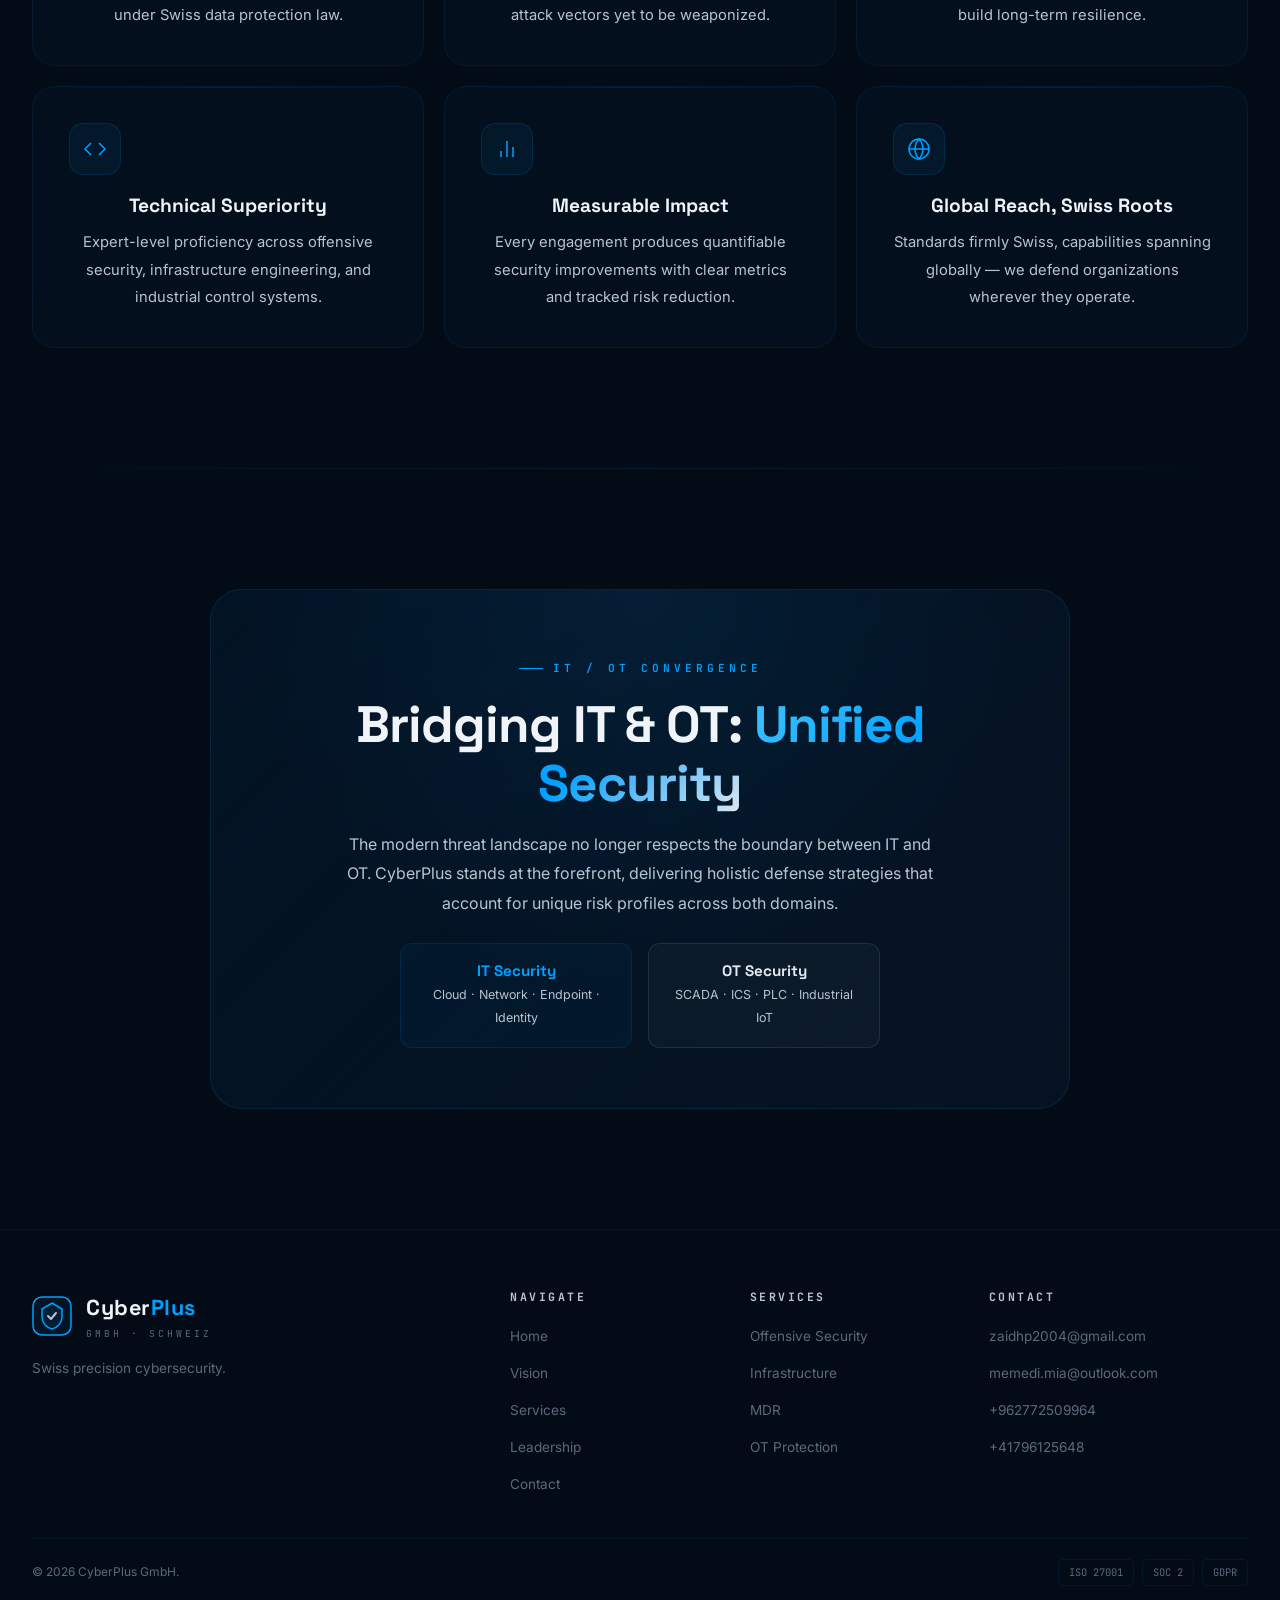
<file: pages/vision.html>
<!DOCTYPE html>
<html lang="en">
<head>
  <meta charset="UTF-8">
  <meta name="viewport" content="width=device-width, initial-scale=1.0">
  <meta name="description" content="CyberPlus GmbH Vision & Mission — Defining the Swiss Standard of cybersecurity through proactive resilience and bridging IT and OT security.">
  <meta name="keywords" content="CyberPlus Vision, Swiss Cybersecurity Standards, Proactive Resilience, IT OT Security">
  <title>Vision & Mission — CyberPlus GmbH</title>
  <link rel="stylesheet" href="../css/styles.css">
</head>
<body>
  <nav class="nav"><div class="nav-inner">
    <a href="../index.html" class="nav-brand"><div class="nav-brand-icon"><svg viewBox="0 0 40 40" fill="none"><rect x="1" y="1" width="38" height="38" rx="9" stroke="#00A0FF" stroke-width="1.5" fill="rgba(0,160,255,0.06)"/><path d="M20 7L30 13V21C30 27 25.5 31.5 20 33C14.5 31.5 10 27 10 21V13L20 7Z" stroke="#00A0FF" stroke-width="1.5" fill="rgba(0,160,255,0.08)"/><path d="M16 20L19 23L24 17" stroke="#B8C4D0" stroke-width="2" stroke-linecap="round" stroke-linejoin="round"/></svg></div><div><div class="nav-brand-name">Cyber<em>Plus</em></div><span class="nav-brand-sub">GmbH · Schweiz</span></div></a>
    <ul class="nav-menu">
      <li><a href="../index.html" data-lang="en">Home</a><a href="../index.html" data-lang="de">Startseite</a></li>
      <li><a href="vision.html" class="active">Vision</a></li>
      <li><a href="services.html" data-lang="en">Services</a><a href="services.html" data-lang="de">Leistungen</a></li>
      <li><a href="leadership.html" data-lang="en">Leadership</a><a href="leadership.html" data-lang="de">Führung</a></li>
      <li><a href="contact.html" class="nav-cta-btn" data-lang="en">Contact</a><a href="contact.html" class="nav-cta-btn" data-lang="de">Kontakt</a></li>
      <li><div class="lang-switch"><button class="lang-btn active" data-lang="en">EN</button><button class="lang-btn" data-lang="de">DE</button></div></li>
    </ul>
    <button class="nav-hamburger" aria-label="Menu"><span></span><span></span><span></span></button>
  </div></nav>
  <div class="nav-overlay"></div>

  <header class="page-hero">
    <div class="page-hero-bg"></div><div class="page-hero-grid"></div>
    <div class="container" style="position:relative;z-index:2;">
      <div class="section-tag reveal" style="justify-content:center;" data-lang="en">Corporate Identity</div>
      <div class="section-tag reveal" style="justify-content:center;" data-lang="de">Unternehmensidentität</div>
      <h1 class="reveal" data-lang="en">Vision &amp; <span class="grad">Mission</span></h1>
      <h1 class="reveal" data-lang="de">Vision &amp; <span class="grad">Mission</span></h1>
      <p class="reveal" data-lang="en">Defining the paradigm of cybersecurity excellence through Swiss precision, relentless innovation, and unwavering commitment to protecting the digital frontier.</p>
      <p class="reveal" data-lang="de">Das Paradigma der Cybersicherheits-Exzellenz definieren — durch Schweizer Präzision, unermüdliche Innovation und unerschütterliches Engagement für den Schutz der digitalen Welt.</p>
    </div>
  </header>

  <section class="section">
    <div class="container">
      <div class="vm-split">
        <div class="vm-card glass reveal-left">
          <div class="section-tag" data-lang="en">Our Vision</div><div class="section-tag" data-lang="de">Unsere Vision</div>
          <h3 data-lang="en">Setting the Global Benchmark</h3><h3 data-lang="de">Den globalen Massstab setzen</h3>
          <p data-lang="en">CyberPlus GmbH envisions a world where organizations operate with absolute confidence in their digital security posture — where cyber threats are anticipated, neutralized, and prevented before they materialize.</p>
          <p data-lang="de">CyberPlus GmbH stellt sich eine Welt vor, in der Organisationen mit absolutem Vertrauen in ihre digitale Sicherheitslage arbeiten — in der Cyberbedrohungen antizipiert, neutralisiert und verhindert werden, bevor sie sich materialisieren.</p>
          <p data-lang="en">Rooted in the Swiss tradition of precision engineering and institutional integrity, our vision extends beyond conventional security consulting to become the definitive reference point for organizations demanding the highest caliber of digital defense.</p>
          <p data-lang="de">Verwurzelt in der Schweizer Tradition der Präzisionstechnik und institutionellen Integrität, geht unsere Vision über konventionelle Sicherheitsberatung hinaus — als definitive Referenz für Organisationen, die höchste digitale Verteidigung fordern.</p>
        </div>
        <div class="vm-card glass reveal-right">
          <div class="section-tag" data-lang="en">Our Mission</div><div class="section-tag" data-lang="de">Unsere Mission</div>
          <h3 data-lang="en">Proactive Resilience at Scale</h3><h3 data-lang="de">Proaktive Resilienz im grossen Massstab</h3>
          <p data-lang="en">Our mission is to engineer a state of proactive resilience for every client — deploying full-spectrum security capabilities from offensive red team operations to continuous managed detection, ensuring defensive postures evolve faster than threats.</p>
          <p data-lang="de">Unsere Mission ist es, für jeden Kunden einen Zustand proaktiver Resilienz zu schaffen — durch den Einsatz des gesamten Sicherheitsspektrums von offensiven Red-Team-Operationen bis zur kontinuierlichen verwalteten Erkennung.</p>
          <p data-lang="en">We are committed to bridging the critical gap between IT and OT security, recognizing that modern threat actors increasingly target the convergence of information technology and operational technology environments.</p>
          <p data-lang="de">Wir verpflichten uns, die kritische Lücke zwischen IT- und OT-Sicherheit zu schliessen, da moderne Bedrohungsakteure zunehmend die Konvergenz von Informations- und Betriebstechnologie-Umgebungen angreifen.</p>
        </div>
      </div>
    </div>
  </section>

  <div class="divider"></div>

  <section class="section">
    <div class="container text-center">
      <div class="reveal">
        <div class="section-tag" style="justify-content:center;" data-lang="en">Core Principles</div>
        <div class="section-tag" style="justify-content:center;" data-lang="de">Grundprinzipien</div>
        <h2 class="section-headline" data-lang="en">Pillars of <span class="grad">Swiss Cyber Excellence</span></h2>
        <h2 class="section-headline" data-lang="de">Säulen der <span class="grad">Schweizer Cyber-Exzellenz</span></h2>
      </div>
      <div class="services-bento stagger" style="grid-template-columns: repeat(3,1fr);">
        <div class="svc glass tilt-card" style="grid-column:auto;">
          <div class="svc-icon"><svg viewBox="0 0 24 24"><path d="M12 22s8-4 8-10V5l-8-3-8 3v7c0 6 8 10 8 10z"/></svg></div>
          <h3 data-lang="en">Absolute Confidentiality</h3><h3 data-lang="de">Absolute Vertraulichkeit</h3>
          <p data-lang="en">All client intelligence is secured with sovereign-grade confidentiality protocols under Swiss data protection law.</p>
          <p data-lang="de">Alle Kundeninformationen werden mit souveränen Vertraulichkeitsprotokollen unter dem Schweizer Datenschutzgesetz gesichert.</p>
        </div>
        <div class="svc glass tilt-card" style="grid-column:auto;">
          <div class="svc-icon"><svg viewBox="0 0 24 24"><circle cx="12" cy="12" r="10"/><path d="M12 6v6l4 2"/></svg></div>
          <h3 data-lang="en">Anticipatory Defense</h3><h3 data-lang="de">Vorausschauende Verteidigung</h3>
          <p data-lang="en">We map emerging threat landscapes and preemptively harden environments against attack vectors yet to be weaponized.</p>
          <p data-lang="de">Wir kartieren aufkommende Bedrohungslandschaften und härten Umgebungen präventiv gegen noch nicht weaponisierte Angriffsvektoren.</p>
        </div>
        <div class="svc glass tilt-card" style="grid-column:auto;">
          <div class="svc-icon"><svg viewBox="0 0 24 24"><path d="M16 21v-2a4 4 0 0 0-4-4H5a4 4 0 0 0-4 4v2"/><circle cx="8.5" cy="7" r="4"/><line x1="20" y1="8" x2="20" y2="14"/><line x1="23" y1="11" x2="17" y2="11"/></svg></div>
          <h3 data-lang="en">Client Partnership</h3><h3 data-lang="de">Kunden-Partnerschaft</h3>
          <p data-lang="en">We embed within your security culture, working as an extension of your team to build long-term resilience.</p>
          <p data-lang="de">Wir integrieren uns in Ihre Sicherheitskultur und arbeiten als Erweiterung Ihres Teams für langfristige Resilienz.</p>
        </div>
        <div class="svc glass tilt-card" style="grid-column:auto;">
          <div class="svc-icon"><svg viewBox="0 0 24 24"><polyline points="16 18 22 12 16 6"/><polyline points="8 6 2 12 8 18"/></svg></div>
          <h3 data-lang="en">Technical Superiority</h3><h3 data-lang="de">Technische Überlegenheit</h3>
          <p data-lang="en">Expert-level proficiency across offensive security, infrastructure engineering, and industrial control systems.</p>
          <p data-lang="de">Expertenwissen in offensiver Sicherheit, Infrastruktur-Engineering und industriellen Steuerungssystemen.</p>
        </div>
        <div class="svc glass tilt-card" style="grid-column:auto;">
          <div class="svc-icon"><svg viewBox="0 0 24 24"><path d="M18 20V10"/><path d="M12 20V4"/><path d="M6 20v-6"/></svg></div>
          <h3 data-lang="en">Measurable Impact</h3><h3 data-lang="de">Messbarer Einfluss</h3>
          <p data-lang="en">Every engagement produces quantifiable security improvements with clear metrics and tracked risk reduction.</p>
          <p data-lang="de">Jedes Engagement liefert quantifizierbare Sicherheitsverbesserungen mit klaren Metriken und nachverfolgter Risikominderung.</p>
        </div>
        <div class="svc glass tilt-card" style="grid-column:auto;">
          <div class="svc-icon"><svg viewBox="0 0 24 24"><circle cx="12" cy="12" r="10"/><line x1="2" y1="12" x2="22" y2="12"/><path d="M12 2a15.3 15.3 0 0 1 4 10 15.3 15.3 0 0 1-4 10 15.3 15.3 0 0 1-4-10 15.3 15.3 0 0 1 4-10z"/></svg></div>
          <h3 data-lang="en">Global Reach, Swiss Roots</h3><h3 data-lang="de">Globale Reichweite, Schweizer Wurzeln</h3>
          <p data-lang="en">Standards firmly Swiss, capabilities spanning globally — we defend organizations wherever they operate.</p>
          <p data-lang="de">Standards fest schweizerisch, Fähigkeiten global — wir verteidigen Organisationen, wo immer sie tätig sind.</p>
        </div>
      </div>
    </div>
  </section>

  <div class="divider"></div>

  <section class="section">
    <div class="container">
      <div class="cta-banner reveal-scale">
        <div class="section-tag" style="justify-content:center;" data-lang="en">IT / OT Convergence</div>
        <div class="section-tag" style="justify-content:center;" data-lang="de">IT / OT Konvergenz</div>
        <h2 style="margin-bottom:16px;" data-lang="en">Bridging IT &amp; OT: <span class="grad">Unified Security</span></h2>
        <h2 style="margin-bottom:16px;" data-lang="de">IT &amp; OT verbinden: <span class="grad">Einheitliche Sicherheit</span></h2>
        <p style="max-width:600px;margin:0 auto 24px;" data-lang="en">The modern threat landscape no longer respects the boundary between IT and OT. CyberPlus stands at the forefront, delivering holistic defense strategies that account for unique risk profiles across both domains.</p>
        <p style="max-width:600px;margin:0 auto 24px;" data-lang="de">Die moderne Bedrohungslandschaft respektiert die Grenze zwischen IT und OT nicht mehr. CyberPlus steht an vorderster Front und liefert ganzheitliche Verteidigungsstrategien für beide Domänen.</p>
        <div style="display:grid;grid-template-columns:1fr 1fr;gap:16px;max-width:480px;margin:0 auto;">
          <div style="padding:18px;background:rgba(0,160,255,0.04);border:1px solid rgba(0,160,255,0.12);border-radius:12px;text-align:center;">
            <h4 style="font-size:0.95rem;color:var(--accent);margin-bottom:4px;">IT Security</h4>
            <p style="font-size:0.78rem;">Cloud · Network · Endpoint · Identity</p>
          </div>
          <div style="padding:18px;background:rgba(184,196,208,0.04);border:1px solid rgba(184,196,208,0.12);border-radius:12px;text-align:center;">
            <h4 style="font-size:0.95rem;color:var(--silver-bright);margin-bottom:4px;">OT Security</h4>
            <p style="font-size:0.78rem;">SCADA · ICS · PLC · Industrial IoT</p>
          </div>
        </div>
      </div>
    </div>
  </section>

  <footer class="footer"><div class="container"><div class="footer-grid">
    <div class="footer-brand"><a href="../index.html" class="nav-brand" style="margin-bottom:8px;"><div class="nav-brand-icon"><svg viewBox="0 0 40 40" fill="none"><rect x="1" y="1" width="38" height="38" rx="9" stroke="#00A0FF" stroke-width="1.5" fill="rgba(0,160,255,0.06)"/><path d="M20 7L30 13V21C30 27 25.5 31.5 20 33C14.5 31.5 10 27 10 21V13L20 7Z" stroke="#00A0FF" stroke-width="1.5" fill="rgba(0,160,255,0.08)"/><path d="M16 20L19 23L24 17" stroke="#B8C4D0" stroke-width="2" stroke-linecap="round" stroke-linejoin="round"/></svg></div><div><div class="nav-brand-name">Cyber<em>Plus</em></div><span class="nav-brand-sub">GmbH · Schweiz</span></div></a><p>Swiss precision cybersecurity.</p></div>
    <div><h4>Navigate</h4><ul class="footer-links"><li><a href="../index.html">Home</a></li><li><a href="vision.html">Vision</a></li><li><a href="services.html">Services</a></li><li><a href="leadership.html">Leadership</a></li><li><a href="contact.html">Contact</a></li></ul></div>
    <div><h4>Services</h4><ul class="footer-links"><li><a href="services.html">Offensive Security</a></li><li><a href="services.html">Infrastructure</a></li><li><a href="services.html">MDR</a></li><li><a href="services.html">OT Protection</a></li></ul></div>
    <div><h4>Contact</h4><ul class="footer-links"><li><a href="mailto:zaidhp2004@gmail.com">zaidhp2004@gmail.com</a></li><li><a href="mailto:memedi.mia@outlook.com">memedi.mia@outlook.com</a></li><li><a href="tel:+962772509964">+962772509964</a></li><li><a href="tel:+41796125648">+41796125648</a></li></ul></div>
  </div><div class="footer-bottom"><p>&copy; 2026 CyberPlus GmbH.</p><div class="footer-badges"><span class="footer-badge">ISO 27001</span><span class="footer-badge">SOC 2</span><span class="footer-badge">GDPR</span></div></div></div></footer>
  <script src="../js/main.js"></script>
</body>
</html>
</file>
<file: css/styles.css>
/* ============================================
   CyberPlus GmbH — V2 COMPLETE REDESIGN
   Cinematic · Bilingual · Immersive
   ============================================ */

@import url('https://fonts.googleapis.com/css2?family=Space+Grotesk:wght@300;400;500;600;700&family=JetBrains+Mono:wght@300;400;500;600;700&family=Inter:wght@300;400;500;600;700;800;900&display=swap');

:root {
  --bg-primary: #030B17;
  --bg-secondary: #071526;
  --bg-tertiary: #0C1E35;
  --bg-card: rgba(7, 21, 38, 0.7);
  --accent: #00A0FF;
  --accent-bright: #40C4FF;
  --accent-dim: #0070B8;
  --accent-glow: rgba(0, 160, 255, 0.15);
  --accent-glow-strong: rgba(0, 160, 255, 0.35);
  --silver: #B8C4D0;
  --silver-bright: #E0E8F0;
  --silver-dim: #5A6A7A;
  --white: #F0F4F8;
  --white-off: #CBD5E1;
  --red-alert: #FF3B5C;
  --green-secure: #00E98F;
  --glass: rgba(7, 21, 38, 0.55);
  --glass-border: rgba(0, 160, 255, 0.08);
  --glass-border-hover: rgba(0, 160, 255, 0.25);
  --font-display: 'Space Grotesk', sans-serif;
  --font-body: 'Inter', sans-serif;
  --font-mono: 'JetBrains Mono', monospace;
  --ease-out-expo: cubic-bezier(0.16, 1, 0.3, 1);
  --ease-in-out: cubic-bezier(0.76, 0, 0.24, 1);
  --radius-sm: 8px;
  --radius-md: 14px;
  --radius-lg: 22px;
  --radius-xl: 32px;
}

*, *::before, *::after { margin: 0; padding: 0; box-sizing: border-box; }

html {
  scroll-behavior: smooth;
  font-size: 16px;
  -webkit-font-smoothing: antialiased;
}

body {
  font-family: var(--font-body);
  background: var(--bg-primary);
  color: var(--white);
  line-height: 1.7;
  overflow-x: hidden;
}

::selection { background: var(--accent); color: #fff; }

::-webkit-scrollbar { width: 6px; }
::-webkit-scrollbar-track { background: var(--bg-primary); }
::-webkit-scrollbar-thumb { background: var(--bg-tertiary); border-radius: 3px; }
::-webkit-scrollbar-thumb:hover { background: var(--accent); }

a { color: var(--accent); text-decoration: none; transition: color 0.3s; }
a:hover { color: var(--accent-bright); }
img { max-width: 100%; display: block; }

h1, h2, h3, h4, h5 {
  font-family: var(--font-display);
  font-weight: 700;
  line-height: 1.15;
  color: var(--white);
}
h1 { font-size: clamp(2.6rem, 6vw, 5rem); letter-spacing: -2px; }
h2 { font-size: clamp(1.8rem, 4vw, 3.2rem); letter-spacing: -1px; }
h3 { font-size: clamp(1.2rem, 2.5vw, 1.7rem); }
p { color: var(--silver); font-size: 1rem; line-height: 1.85; }

/* ─────────── NAVIGATION ─────────── */
.nav {
  position: fixed; top: 0; left: 0; width: 100%; z-index: 1000;
  padding: 18px 0;
  transition: all 0.5s var(--ease-out-expo);
}
.nav.scrolled {
  padding: 8px 0;
  background: rgba(3, 11, 23, 0.92);
  backdrop-filter: blur(24px);
  border-bottom: 1px solid var(--glass-border);
}
.nav-inner {
  max-width: 1400px; margin: 0 auto; padding: 0 32px;
  display: flex; align-items: center; justify-content: space-between;
}
.nav-brand {
  display: flex; align-items: center; gap: 14px; text-decoration: none; z-index: 1001;
}
.nav-brand-icon {
  width: 40px; height: 40px; position: relative;
}
.nav-brand-icon svg { width: 100%; height: 100%; }
.nav-brand-name {
  font-family: var(--font-display);
  font-size: 1.35rem; font-weight: 700; color: var(--white); letter-spacing: 0.5px;
}
.nav-brand-name em {
  font-style: normal; color: var(--accent);
}
.nav-brand-sub {
  display: block; font-size: 0.6rem; color: var(--silver-dim);
  letter-spacing: 3px; text-transform: uppercase; margin-top: -1px; font-family: var(--font-mono);
}
.nav-menu {
  display: flex; align-items: center; gap: 4px; list-style: none;
}
.nav-menu a {
  display: block; padding: 10px 20px; color: var(--silver);
  font-size: 0.88rem; font-weight: 500; border-radius: var(--radius-sm);
  transition: all 0.3s; position: relative; text-decoration: none;
}
.nav-menu a:hover, .nav-menu a.active {
  color: var(--white); background: rgba(0, 160, 255, 0.06);
}
.nav-menu a.active::after {
  content: ''; position: absolute; bottom: 4px; left: 50%; transform: translateX(-50%);
  width: 16px; height: 2px; background: var(--accent); border-radius: 2px;
}

/* Language Switcher */
.lang-switch {
  display: flex; align-items: center; gap: 2px;
  background: rgba(255,255,255,0.04); border: 1px solid var(--glass-border);
  border-radius: 50px; padding: 3px; margin-left: 12px;
}
.lang-btn {
  padding: 6px 14px; border: none; background: none; color: var(--silver-dim);
  font-family: var(--font-mono); font-size: 0.72rem; font-weight: 600;
  letter-spacing: 1px; cursor: pointer; border-radius: 50px;
  transition: all 0.3s;
}
.lang-btn.active {
  background: var(--accent); color: #fff;
  box-shadow: 0 2px 12px rgba(0, 160, 255, 0.3);
}

/* CTA Nav */
.nav-cta-btn {
  margin-left: 8px; padding: 10px 24px !important;
  background: linear-gradient(135deg, var(--accent), var(--accent-dim)) !important;
  color: #fff !important; border-radius: var(--radius-sm) !important;
  font-weight: 600 !important;
  box-shadow: 0 4px 20px rgba(0, 160, 255, 0.25);
  transition: all 0.3s !important;
}
.nav-cta-btn:hover {
  box-shadow: 0 6px 30px rgba(0, 160, 255, 0.45) !important;
  transform: translateY(-1px);
}

/* Hamburger */
.nav-hamburger {
  display: none; flex-direction: column; gap: 5px;
  cursor: pointer; padding: 8px; background: none; border: none; z-index: 1001;
}
.nav-hamburger span {
  display: block; width: 24px; height: 2px; background: var(--white);
  border-radius: 2px; transition: all 0.3s;
}
.nav-hamburger.open span:nth-child(1) { transform: rotate(45deg) translate(5px, 5px); }
.nav-hamburger.open span:nth-child(2) { opacity: 0; }
.nav-hamburger.open span:nth-child(3) { transform: rotate(-45deg) translate(5px, -5px); }

/* ─────────── HERO ─────────── */
.hero {
  min-height: 100vh; display: flex; align-items: center;
  position: relative; overflow: hidden; padding-top: 80px;
}
.hero-canvas {
  position: absolute; inset: 0; z-index: 0;
}
.hero-canvas canvas { width: 100% !important; height: 100% !important; display: block; }
.hero-gradient {
  position: absolute; inset: 0; z-index: 1;
  background:
    radial-gradient(ellipse 80% 60% at 50% 40%, transparent 30%, var(--bg-primary) 75%),
    linear-gradient(to bottom, transparent 60%, var(--bg-primary) 100%);
}
.hero-inner {
  position: relative; z-index: 2;
  max-width: 1400px; margin: 0 auto; padding: 0 32px;
  display: grid; grid-template-columns: 1fr 1fr; gap: 60px; align-items: center;
}
.hero-text { max-width: 640px; }
.hero-eyebrow {
  display: inline-flex; align-items: center; gap: 10px;
  font-family: var(--font-mono); font-size: 0.72rem; font-weight: 500;
  color: var(--accent); letter-spacing: 3px; text-transform: uppercase;
  margin-bottom: 24px; opacity: 0; animation: fadeSlideUp 0.8s 0.3s forwards;
}
.hero-eyebrow-pulse {
  width: 8px; height: 8px; background: var(--green-secure); border-radius: 50%;
  animation: pulse 2s infinite;
}
@keyframes pulse {
  0%, 100% { box-shadow: 0 0 0 0 rgba(0, 233, 143, 0.4); }
  50% { box-shadow: 0 0 0 8px rgba(0, 233, 143, 0); }
}
.hero h1 {
  margin-bottom: 24px; opacity: 0; animation: fadeSlideUp 0.8s 0.5s forwards;
}
.hero h1 .accent { color: var(--accent); }
.hero h1 .thin { font-weight: 300; color: var(--silver); }
.hero-desc {
  font-size: 1.1rem; margin-bottom: 36px; max-width: 520px;
  opacity: 0; animation: fadeSlideUp 0.8s 0.7s forwards;
}
.hero-actions {
  display: flex; gap: 14px; flex-wrap: wrap;
  opacity: 0; animation: fadeSlideUp 0.8s 0.9s forwards;
}
.hero-visual {
  display: flex; justify-content: center; align-items: center;
  position: relative;
}
.hero-banner-wrap {
  position: relative; max-width: 540px; width: 100%;
  opacity: 0; animation: fadeScale 1s 0.6s forwards;
}
.hero-banner-wrap img {
  width: 100%; border-radius: var(--radius-lg);
  box-shadow: 0 20px 80px rgba(0, 160, 255, 0.12);
}
.hero-banner-ring {
  position: absolute; inset: -20px; border: 1px solid rgba(0, 160, 255, 0.1);
  border-radius: var(--radius-xl); animation: ring-rotate 20s linear infinite;
  pointer-events: none;
}
.hero-banner-ring::before {
  content: ''; position: absolute; top: -4px; left: 50%;
  width: 8px; height: 8px; background: var(--accent); border-radius: 50%;
  box-shadow: 0 0 12px var(--accent);
}
@keyframes ring-rotate { from { transform: rotate(0deg); } to { transform: rotate(360deg); } }
.hero-banner-ring-2 {
  position: absolute; inset: -44px; border: 1px dashed rgba(0, 160, 255, 0.06);
  border-radius: var(--radius-xl); animation: ring-rotate 35s linear infinite reverse;
  pointer-events: none;
}

/* ─────────── BUTTONS ─────────── */
.btn {
  display: inline-flex; align-items: center; gap: 10px;
  padding: 14px 30px; border-radius: var(--radius-sm);
  font-family: var(--font-display); font-size: 0.92rem; font-weight: 600;
  cursor: pointer; border: none; transition: all 0.4s var(--ease-out-expo);
  text-decoration: none; position: relative; overflow: hidden;
}
.btn-primary {
  background: linear-gradient(135deg, var(--accent), var(--accent-dim));
  color: #fff; box-shadow: 0 4px 20px rgba(0, 160, 255, 0.25);
}
.btn-primary:hover {
  box-shadow: 0 8px 35px rgba(0, 160, 255, 0.45);
  transform: translateY(-2px); color: #fff;
}
.btn-ghost {
  background: transparent; color: var(--silver);
  border: 1px solid rgba(255,255,255,0.1);
}
.btn-ghost:hover {
  background: rgba(255,255,255,0.04); border-color: rgba(0, 160, 255, 0.3);
  color: var(--white);
}

/* ─────────── SECTIONS ─────────── */
.section {
  padding: 120px 0; position: relative;
}
.container {
  max-width: 1400px; margin: 0 auto; padding: 0 32px;
}
.section-tag {
  display: inline-flex; align-items: center; gap: 10px;
  font-family: var(--font-mono); font-size: 0.7rem; font-weight: 600;
  color: var(--accent); letter-spacing: 4px; text-transform: uppercase;
  margin-bottom: 18px;
}
.section-tag::before {
  content: ''; width: 24px; height: 1px; background: var(--accent);
}
.section-headline {
  margin-bottom: 18px;
}
.section-sub {
  font-size: 1.08rem; max-width: 560px; margin-bottom: 50px;
}
.text-center { text-align: center; }
.text-center .section-sub { margin-left: auto; margin-right: auto; }

/* Gradient text */
.grad {
  background: linear-gradient(135deg, var(--accent-bright), var(--accent), var(--silver-bright));
  -webkit-background-clip: text; -webkit-text-fill-color: transparent;
  background-clip: text;
}

/* Divider */
.divider {
  width: 100%; height: 1px;
  background: linear-gradient(90deg, transparent, var(--glass-border), rgba(0,160,255,0.12), var(--glass-border), transparent);
}

/* ─────────── 3D GLASS CARDS ─────────── */
.glass {
  background: var(--glass);
  backdrop-filter: blur(24px); -webkit-backdrop-filter: blur(24px);
  border: 1px solid var(--glass-border);
  border-radius: var(--radius-lg);
  position: relative; overflow: hidden;
  transition: all 0.5s var(--ease-out-expo);
}
.glass::before {
  content: ''; position: absolute; top: 0; left: 0; right: 0; height: 1px;
  background: linear-gradient(90deg, transparent, rgba(255,255,255,0.06), transparent);
}
.glass:hover {
  border-color: var(--glass-border-hover);
  box-shadow: 0 8px 40px rgba(0, 160, 255, 0.08), inset 0 1px 0 rgba(255,255,255,0.04);
  transform: translateY(-4px);
}

/* Tilt 3D effect on cards */
.tilt-card {
  transform-style: preserve-3d; perspective: 1000px;
}

/* ─────────── SERVICE CARDS ─────────── */
.services-bento {
  display: grid;
  grid-template-columns: repeat(3, 1fr);
  grid-template-rows: auto auto;
  gap: 20px;
  margin-top: 50px;
}
.services-bento .svc:nth-child(1) { grid-column: 1 / 2; }
.services-bento .svc:nth-child(2) { grid-column: 2 / 4; }
.services-bento .svc:nth-child(3) { grid-column: 1 / 3; }
.services-bento .svc:nth-child(4) { grid-column: 3 / 4; }
.services-bento .svc:nth-child(5) { grid-column: 1 / 2; }
.services-bento .svc:nth-child(6) { grid-column: 2 / 4; }

.svc {
  padding: 36px;
}
.svc-icon {
  width: 52px; height: 52px;
  background: rgba(0, 160, 255, 0.06);
  border: 1px solid rgba(0, 160, 255, 0.12);
  border-radius: var(--radius-md);
  display: flex; align-items: center; justify-content: center;
  margin-bottom: 20px;
  transition: all 0.4s;
}
.svc:hover .svc-icon {
  background: rgba(0, 160, 255, 0.12);
  border-color: rgba(0, 160, 255, 0.3);
  box-shadow: 0 0 24px rgba(0, 160, 255, 0.15);
}
.svc-icon svg {
  width: 24px; height: 24px; stroke: var(--accent); fill: none; stroke-width: 1.5;
}
.svc h3 { margin-bottom: 12px; font-size: 1.2rem; }
.svc p { font-size: 0.92rem; }
.svc-chips {
  display: flex; flex-wrap: wrap; gap: 6px; margin-top: 16px;
}
.svc-chip {
  padding: 4px 12px; font-size: 0.68rem; font-family: var(--font-mono);
  color: var(--accent); background: rgba(0, 160, 255, 0.06);
  border: 1px solid rgba(0, 160, 255, 0.1); border-radius: 50px; letter-spacing: 0.5px;
}
.svc-num {
  position: absolute; top: 20px; right: 24px;
  font-family: var(--font-mono); font-size: 0.65rem;
  color: var(--silver-dim); letter-spacing: 2px; opacity: 0.4;
}

/* ─────────── LEADER CARDS ─────────── */
.leaders-wrap {
  display: grid; grid-template-columns: 1fr 1fr; gap: 32px; margin-top: 50px;
}
.leader {
  border-radius: var(--radius-xl); overflow: hidden; position: relative;
}
.leader-img-wrap {
  width: 100%; height: 420px; position: relative; overflow: hidden;
}
.leader-img-wrap img {
  width: 100%; height: 100%; object-fit: cover; object-position: center top;
  transition: transform 0.8s var(--ease-out-expo);
}
.leader:hover .leader-img-wrap img { transform: scale(1.04); }
.leader-img-overlay {
  position: absolute; inset: 0;
  background: linear-gradient(to top, var(--bg-primary) 0%, rgba(3,11,23,0.4) 40%, transparent 70%);
  z-index: 1;
}
.leader-body {
  padding: 32px 36px 40px; position: relative; z-index: 2;
}
.leader-tag {
  font-family: var(--font-mono); font-size: 0.68rem;
  color: var(--accent); letter-spacing: 2.5px; text-transform: uppercase;
  margin-bottom: 8px;
}
.leader-name {
  font-size: 1.9rem; font-weight: 700; margin-bottom: 14px; letter-spacing: -0.5px;
}
.leader-desc {
  font-size: 0.92rem; color: var(--silver); line-height: 1.85; margin-bottom: 20px;
}
.leader-chips {
  display: flex; flex-wrap: wrap; gap: 8px;
}
.leader-chip {
  padding: 5px 14px; font-size: 0.72rem; font-family: var(--font-mono);
  background: rgba(255,255,255,0.03); border: 1px solid rgba(255,255,255,0.08);
  border-radius: 50px; color: var(--silver); letter-spacing: 0.5px;
}

/* ─────────── VISION / MISSION ─────────── */
.vm-split {
  display: grid; grid-template-columns: 1fr 1fr; gap: 32px; margin-top: 50px;
}
.vm-card {
  padding: 44px;
}
.vm-card h3 {
  font-size: 1.4rem; margin-bottom: 16px;
}
.vm-card p {
  margin-bottom: 14px;
}

.pillars-row {
  display: grid; grid-template-columns: repeat(3, 1fr); gap: 20px; margin-top: 50px;
}
.pillar {
  padding: 32px; text-align: center;
}
.pillar-idx {
  font-family: var(--font-mono); font-size: 2.4rem; font-weight: 800;
  background: linear-gradient(135deg, rgba(0,160,255,0.3), rgba(0,160,255,0.05));
  -webkit-background-clip: text; -webkit-text-fill-color: transparent;
  margin-bottom: 14px;
}
.pillar h3 { font-size: 1.05rem; margin-bottom: 10px; }
.pillar p { font-size: 0.88rem; }

/* ─────────── CONTACT ─────────── */
.contact-grid {
  display: grid; grid-template-columns: 1fr 1.1fr; gap: 50px; align-items: start; margin-top: 50px;
}
.contact-channels {
  display: grid; gap: 16px;
}
.contact-ch {
  padding: 24px 28px; display: flex; align-items: center; gap: 18px;
}
.contact-ch-icon {
  width: 44px; height: 44px; flex-shrink: 0;
  background: rgba(0, 160, 255, 0.08); border: 1px solid rgba(0, 160, 255, 0.15);
  border-radius: 50%; display: flex; align-items: center; justify-content: center;
}
.contact-ch-icon svg { width: 20px; height: 20px; stroke: var(--accent); fill: none; stroke-width: 1.5; }
.contact-ch-label {
  font-size: 0.7rem; font-family: var(--font-mono); color: var(--silver-dim);
  letter-spacing: 1.5px; text-transform: uppercase; margin-bottom: 4px;
}
.contact-ch-value { font-size: 0.95rem; color: var(--white); font-weight: 500; }
.contact-ch-value a { color: var(--accent-bright); }

/* Form */
.form { display: grid; gap: 20px; }
.form-row { display: grid; grid-template-columns: 1fr 1fr; gap: 20px; }
.form-field label {
  display: block; font-size: 0.78rem; font-weight: 600;
  color: var(--silver-dim); letter-spacing: 0.5px; margin-bottom: 8px;
}
.form-field input,
.form-field select,
.form-field textarea {
  width: 100%; padding: 13px 16px;
  background: rgba(255,255,255,0.03); border: 1px solid var(--glass-border);
  border-radius: var(--radius-sm); color: var(--white);
  font-family: var(--font-body); font-size: 0.9rem;
  transition: all 0.3s; outline: none;
}
.form-field input:focus,
.form-field select:focus,
.form-field textarea:focus {
  border-color: var(--accent);
  box-shadow: 0 0 0 3px rgba(0, 160, 255, 0.08);
}
.form-field textarea { resize: vertical; min-height: 120px; }
.form-field select option { background: var(--bg-primary); }
.form-secure {
  display: flex; align-items: center; gap: 8px;
  padding: 10px 16px; background: rgba(0, 233, 143, 0.04);
  border: 1px solid rgba(0, 233, 143, 0.12); border-radius: var(--radius-sm);
  font-size: 0.75rem; color: var(--green-secure); font-family: var(--font-mono);
}

/* Map */
.map-wrap {
  width: 100%; height: 300px;
  background: var(--bg-secondary); border: 1px solid var(--glass-border);
  border-radius: var(--radius-lg); overflow: hidden; margin-top: 20px;
  display: flex; align-items: center; justify-content: center;
}

/* ─────────── PAGE HEADER ─────────── */
.page-hero {
  min-height: 380px; display: flex; align-items: center; justify-content: center;
  text-align: center; position: relative; overflow: hidden; padding-top: 100px; padding-bottom: 50px;
}
.page-hero-bg {
  position: absolute; inset: 0;
  background: radial-gradient(ellipse 70% 50% at 50% 30%, rgba(0,160,255,0.06) 0%, transparent 70%);
}
.page-hero-grid {
  position: absolute; inset: 0;
  background-image:
    linear-gradient(rgba(0,160,255,0.025) 1px, transparent 1px),
    linear-gradient(90deg, rgba(0,160,255,0.025) 1px, transparent 1px);
  background-size: 50px 50px;
}
.page-hero .section-tag { justify-content: center; }
.page-hero h1 { margin-bottom: 16px; }
.page-hero p { max-width: 580px; margin: 0 auto; font-size: 1.08rem; }

/* ─────────── STATS ROW ─────────── */
.stats-row {
  display: grid; grid-template-columns: repeat(4, 1fr); gap: 20px; margin-top: 60px;
}
.stat-item {
  text-align: center; padding: 28px 20px;
}
.stat-val {
  font-family: var(--font-display); font-size: 2.4rem; font-weight: 700;
  color: var(--white); margin-bottom: 6px;
}
.stat-label {
  font-size: 0.72rem; font-family: var(--font-mono); color: var(--silver-dim);
  letter-spacing: 2px; text-transform: uppercase;
}

/* ─────────── FOOTER ─────────── */
.footer {
  background: var(--bg-primary); border-top: 1px solid var(--glass-border);
  padding: 60px 0 28px;
}
.footer-grid {
  display: grid; grid-template-columns: 2.2fr 1fr 1fr 1.3fr;
  gap: 40px; margin-bottom: 40px;
}
.footer-brand p { font-size: 0.85rem; color: var(--silver-dim); margin-top: 14px; max-width: 280px; }
.footer h4 {
  font-size: 0.72rem; text-transform: uppercase; letter-spacing: 2.5px;
  color: var(--silver); margin-bottom: 18px; font-family: var(--font-mono);
}
.footer-links { list-style: none; display: flex; flex-direction: column; gap: 10px; }
.footer-links a { font-size: 0.85rem; color: var(--silver-dim); }
.footer-links a:hover { color: var(--accent); }
.footer-bottom {
  border-top: 1px solid var(--glass-border); padding-top: 20px;
  display: flex; justify-content: space-between; align-items: center; flex-wrap: wrap; gap: 12px;
}
.footer-bottom p { font-size: 0.75rem; color: var(--silver-dim); }
.footer-badges { display: flex; gap: 8px; }
.footer-badge {
  padding: 4px 10px; font-size: 0.65rem; font-family: var(--font-mono);
  border: 1px solid var(--glass-border); border-radius: 4px; color: var(--silver-dim);
}

/* ─────────── CTA BANNER ─────────── */
.cta-banner {
  padding: 60px 48px; text-align: center; max-width: 860px; margin: 0 auto;
  background: linear-gradient(135deg, rgba(0,160,255,0.06), rgba(7,21,38,0.8));
  border: 1px solid rgba(0,160,255,0.12);
  border-radius: var(--radius-xl); position: relative; overflow: hidden;
}
.cta-banner::before {
  content: ''; position: absolute; inset: 0;
  background: radial-gradient(circle at 50% 0%, rgba(0,160,255,0.08), transparent 60%);
}
.cta-banner > * { position: relative; z-index: 1; }

/* ─────────── LEADER DETAIL (Leadership page) ─────────── */
.leader-detail-section { padding: 80px 0; }
.leader-detail-grid {
  display: grid; grid-template-columns: 380px 1fr; gap: 56px; align-items: center;
}
.leader-detail-grid.flip { grid-template-columns: 1fr 380px; }
.leader-portrait-wrap {
  aspect-ratio: 3/4; border-radius: var(--radius-xl);
  overflow: hidden; position: relative; border: 1px solid var(--glass-border);
}
.leader-portrait-wrap img {
  width: 100%; height: 100%; object-fit: cover; object-position: center top;
  transition: transform 0.8s var(--ease-out-expo);
}
.leader-portrait-wrap:hover img { transform: scale(1.04); }
.leader-portrait-tag {
  position: absolute; bottom: 20px; left: 50%; transform: translateX(-50%);
  background: rgba(3,11,23,0.85); backdrop-filter: blur(12px);
  border: 1px solid rgba(0,160,255,0.2); padding: 7px 18px; border-radius: 50px;
  font-family: var(--font-mono); font-size: 0.68rem; color: var(--accent);
  letter-spacing: 2px; text-transform: uppercase; white-space: nowrap; z-index: 2;
}
.leader-portrait-gradient {
  position: absolute; inset: 0; z-index: 1; pointer-events: none;
  background: linear-gradient(to top, rgba(3,11,23,0.7) 0%, transparent 45%);
}
.leader-detail-content .leader-tag { margin-bottom: 4px; }
.leader-detail-content h2 { font-size: 2.2rem; margin-bottom: 20px; }
.leader-detail-content .bio-p { font-size: 0.98rem; margin-bottom: 18px; line-height: 1.9; }
.expertise-row {
  display: grid; grid-template-columns: repeat(auto-fit, minmax(180px, 1fr));
  gap: 10px; margin-top: 24px;
}
.exp-item {
  padding: 12px 16px; background: rgba(0,160,255,0.03);
  border: 1px solid rgba(0,160,255,0.08); border-radius: var(--radius-sm);
  display: flex; align-items: center; gap: 10px;
}
.exp-dot {
  width: 7px; height: 7px; background: var(--accent); border-radius: 50%; flex-shrink: 0;
}
.exp-item span { font-size: 0.82rem; color: var(--silver-bright); font-weight: 500; }
.leader-quote-block {
  margin-top: 28px; padding: 20px 24px;
  border-left: 2px solid var(--accent);
  background: rgba(0,160,255,0.03); border-radius: 0 var(--radius-sm) var(--radius-sm) 0;
}
.leader-quote-block p {
  font-style: italic; font-size: 0.98rem; color: var(--silver); line-height: 1.8;
}
.leader-quote-block cite {
  display: block; margin-top: 8px; font-style: normal;
  font-size: 0.78rem; color: var(--silver-dim); font-family: var(--font-mono);
}

/* ─────────── EMERGENCY CARD ─────────── */
.emergency-card {
  max-width: 760px; margin: 0 auto; padding: 44px; text-align: center;
  border-color: rgba(255, 59, 92, 0.15) !important;
}
.emergency-icon {
  width: 52px; height: 52px; background: rgba(255,59,92,0.08);
  border: 1px solid rgba(255,59,92,0.2); border-radius: 50%;
  display: flex; align-items: center; justify-content: center;
  margin: 0 auto 18px;
}
.emergency-icon svg { width: 24px; height: 24px; stroke: var(--red-alert); fill: none; stroke-width: 1.5; }

/* ─────────── ANIMATIONS ─────────── */
@keyframes fadeSlideUp {
  from { opacity: 0; transform: translateY(30px); }
  to { opacity: 1; transform: translateY(0); }
}
@keyframes fadeScale {
  from { opacity: 0; transform: scale(0.92); }
  to { opacity: 1; transform: scale(1); }
}
.reveal {
  opacity: 0; transform: translateY(40px);
  transition: all 0.8s var(--ease-out-expo);
}
.reveal.visible { opacity: 1; transform: translateY(0); }
.reveal-left {
  opacity: 0; transform: translateX(-50px);
  transition: all 0.8s var(--ease-out-expo);
}
.reveal-left.visible { opacity: 1; transform: translateX(0); }
.reveal-right {
  opacity: 0; transform: translateX(50px);
  transition: all 0.8s var(--ease-out-expo);
}
.reveal-right.visible { opacity: 1; transform: translateX(0); }
.reveal-scale {
  opacity: 0; transform: scale(0.9);
  transition: all 0.8s var(--ease-out-expo);
}
.reveal-scale.visible { opacity: 1; transform: scale(1); }
.stagger > * {
  opacity: 0; transform: translateY(24px);
  transition: all 0.6s var(--ease-out-expo);
}
.stagger.visible > *:nth-child(1) { transition-delay: 0.05s; opacity: 1; transform: none; }
.stagger.visible > *:nth-child(2) { transition-delay: 0.12s; opacity: 1; transform: none; }
.stagger.visible > *:nth-child(3) { transition-delay: 0.19s; opacity: 1; transform: none; }
.stagger.visible > *:nth-child(4) { transition-delay: 0.26s; opacity: 1; transform: none; }
.stagger.visible > *:nth-child(5) { transition-delay: 0.33s; opacity: 1; transform: none; }
.stagger.visible > *:nth-child(6) { transition-delay: 0.40s; opacity: 1; transform: none; }

/* ─────────── RESPONSIVE ─────────── */
@media (max-width: 1024px) {
  .hero-inner { grid-template-columns: 1fr; text-align: center; }
  .hero-text { max-width: 100%; }
  .hero-desc { margin-left: auto; margin-right: auto; }
  .hero-actions { justify-content: center; }
  .hero-visual { margin-top: 40px; }
  .services-bento { grid-template-columns: 1fr 1fr; }
  .services-bento .svc:nth-child(n) { grid-column: auto; }
  .leaders-wrap { grid-template-columns: 1fr; max-width: 560px; margin-left: auto; margin-right: auto; }
  .footer-grid { grid-template-columns: 1fr 1fr; }
  .leader-detail-grid, .leader-detail-grid.flip { grid-template-columns: 1fr; }
  .leader-portrait-wrap { max-width: 340px; margin: 0 auto; }
  .vm-split { grid-template-columns: 1fr; }
  .contact-grid { grid-template-columns: 1fr; }
  .stats-row { grid-template-columns: repeat(2, 1fr); }
  .pillars-row { grid-template-columns: 1fr 1fr; }
}
@media (max-width: 768px) {
  .nav-menu {
    position: fixed; top: 0; right: -100%; width: 85%; max-width: 340px; height: 100vh;
    background: rgba(3,11,23,0.97); backdrop-filter: blur(30px);
    flex-direction: column; padding: 100px 36px 36px;
    transition: right 0.4s var(--ease-out-expo);
    border-left: 1px solid var(--glass-border); gap: 4px;
  }
  .nav-menu.open { right: 0; }
  .nav-menu a { font-size: 1rem; padding: 14px 18px; width: 100%; }
  .nav-hamburger { display: flex; }
  .lang-switch { margin-left: 0; margin-top: 16px; align-self: flex-start; }
  .nav-cta-btn { margin-left: 0 !important; width: 100%; text-align: center; justify-content: center; }
  .section { padding: 80px 0; }
  .services-bento { grid-template-columns: 1fr; }
  .form-row { grid-template-columns: 1fr; }
  .footer-grid { grid-template-columns: 1fr; gap: 28px; }
  .footer-bottom { flex-direction: column; text-align: center; }
  .pillars-row { grid-template-columns: 1fr; }
  .stats-row { grid-template-columns: 1fr 1fr; }
  h1 { font-size: 2rem; }
}
@media (max-width: 480px) {
  .container { padding: 0 18px; }
  .hero-actions { flex-direction: column; align-items: center; }
  .hero-actions .btn { width: 100%; max-width: 280px; justify-content: center; }
  .hero-banner-wrap { max-width: 300px; }
  h1 { font-size: 1.7rem; letter-spacing: -1px; }
  .stat-val { font-size: 1.8rem; }
}

/* Nav overlay */
.nav-overlay {
  position: fixed; inset: 0; background: rgba(0,0,0,0.5);
  z-index: 999; opacity: 0; visibility: hidden; transition: all 0.3s;
}
.nav-overlay.show { opacity: 1; visibility: visible; }

/* Hidden by language */
[data-lang="de"] { display: none; }
body.lang-de [data-lang="de"] { display: initial; }
body.lang-de [data-lang="en"] { display: none; }

/* For block-level lang elements */
div[data-lang="de"], p[data-lang="de"], span[data-lang="de"],
h1[data-lang="de"], h2[data-lang="de"], h3[data-lang="de"],
li[data-lang="de"], label[data-lang="de"], option[data-lang="de"],
section[data-lang="de"], header[data-lang="de"], a[data-lang="de"] { display: none; }
body.lang-de div[data-lang="de"], body.lang-de p[data-lang="de"],
body.lang-de span[data-lang="de"], body.lang-de h1[data-lang="de"],
body.lang-de h2[data-lang="de"], body.lang-de h3[data-lang="de"],
body.lang-de li[data-lang="de"], body.lang-de label[data-lang="de"],
body.lang-de option[data-lang="de"], body.lang-de section[data-lang="de"],
body.lang-de header[data-lang="de"], body.lang-de a[data-lang="de"] { display: initial; }
body.lang-de div[data-lang="en"], body.lang-de p[data-lang="en"],
body.lang-de span[data-lang="en"], body.lang-de h1[data-lang="en"],
body.lang-de h2[data-lang="en"], body.lang-de h3[data-lang="en"],
body.lang-de li[data-lang="en"], body.lang-de label[data-lang="en"],
body.lang-de option[data-lang="en"], body.lang-de section[data-lang="en"],
body.lang-de header[data-lang="en"], body.lang-de a[data-lang="en"] { display: none; }

/* Block display fix for divs */
body.lang-de div[data-lang="de"] { display: block; }
body.lang-de div[data-lang="en"] { display: none !important; }
div[data-lang="de"] { display: none !important; }
body.lang-de div[data-lang="de"] { display: block !important; }
</file>
